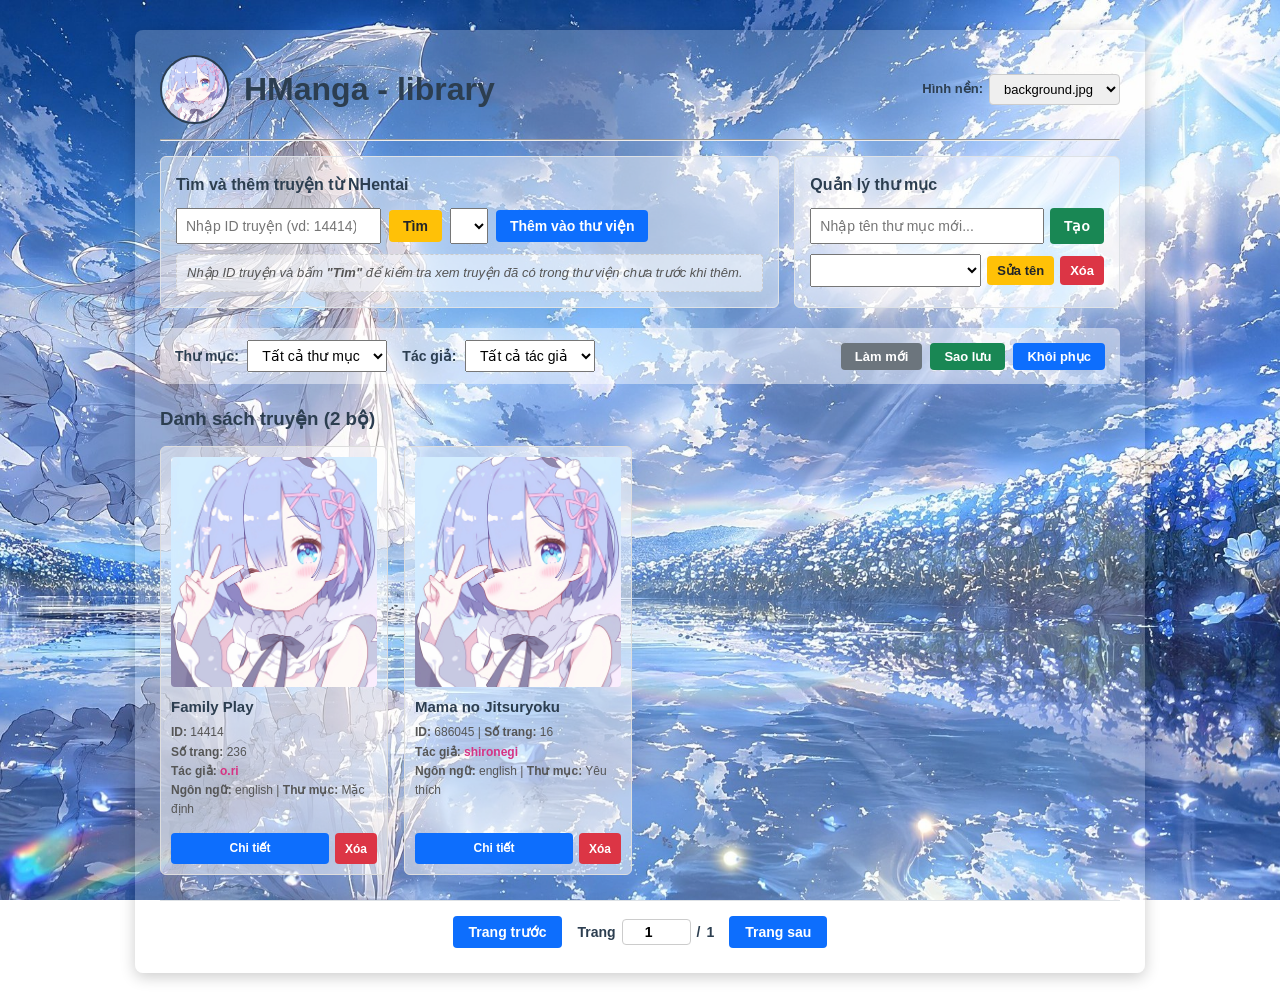
<file: frontend/index.html>
<!DOCTYPE html>
<html lang="vi">
<head>
    <meta charset="UTF-8">
    <meta name="viewport" content="width=device-width, initial-scale=1.0">
    <title>Thư Viện HManga — Trang Chủ</title>
</head>
<body style="
    margin: 0;
    min-height: 100vh;
    font-family: Arial, sans-serif;
    line-height: 1.6;
    background-image: url('assets/background.jpg');
    background-size: cover;
    background-position: center;
    background-attachment: fixed;
    background-repeat: no-repeat;
">
    <!-- Khung chứa nội dung nổi trên nền ảnh -->
    <div style="
        max-width: 960px; 
        margin: 30px auto; 
        padding: 25px; 
        background-color: rgba(255, 255, 255, 0.22); 
        border-radius: 8px; 
        box-shadow: 0 4px 15px rgba(0, 0, 0, 0.2);
    ">

        <!-- TIÊU ĐỀ TRANG CHỦ -->
        <div style="display: flex; align-items: center; gap: 15px; margin-bottom: 15px; flex-wrap: wrap;">
            <img src="assets/rem.jpg" alt="Logo HManga" style="width: 65px; height: 65px; object-fit: cover; border-radius: 50%; border: 2px solid #2c3e50;">
            <h1 style="margin: 0; color: #2c3e50;">HManga - library</h1>

            <div style="margin-left: auto; display: flex; align-items: center; gap: 6px;">
                <label for="bgSelect" style="font-weight: bold; font-size: 13px; color: #2c3e50;">Hình nền:</label>
                <select id="bgSelect" style="padding: 6px 10px; font-size: 13px; border-radius: 4px; border: 1px solid #ccc; max-width: 210px; cursor: pointer;">
                    <option value="background.jpg">background.jpg</option>
                </select>
            </div>
        </div>

        <hr style="margin: 15px 0;">

        <!-- KHU VỰC 1: THÊM TRUYỆN & TẠO THƯ MỤC -->
        <div style="display: flex; gap: 15px; flex-wrap: wrap; margin-bottom: 20px;">
            <!-- Box 1: Tìm kiểm tra & Thêm truyện bằng ID -->
            <div style="flex: 2; min-width: 300px; background: rgba(255, 255, 255, 0.45); padding: 15px; border: 1px solid #dee2e6; border-radius: 6px;">
                <h3 style="margin-top: 0; margin-bottom: 10px; font-size: 16px; color: #2c3e50;">Tìm và thêm truyện từ NHentai</h3>
                <div style="display: flex; gap: 8px; flex-wrap: wrap; align-items: center;">
                    <input type="number" id="addGalleryIdInput" placeholder="Nhập ID truyện (vd: 14414)" style="padding: 8px; font-size: 14px; width: 185px;" min="1">
                    
                    <button type="button" id="btnSearchComic" style="padding: 8px 14px; font-size: 14px; cursor: pointer; background: #ffc107; color: #212529; font-weight: bold; border: none; border-radius: 4px;">
                        Tìm
                    </button>

                    <select id="addFolderSelect" style="padding: 8px; font-size: 14px;"></select>

                    <button type="button" id="btnAddComic" style="padding: 8px 14px; font-size: 14px; cursor: pointer; background: #0d6efd; color: white; font-weight: bold; border: none; border-radius: 4px;">
                        Thêm vào thư viện
                    </button>
                </div>

                <!-- Dòng thông báo kết quả sau khi bấm nút "Tìm" -->
                <div id="searchCheckStatus" style="margin-top: 10px; font-size: 13px; color: #555; background: rgba(255, 255, 255, 0.5); padding: 8px 10px; border-radius: 4px; border: 1px dashed #ccc;">
                    <em>Nhập ID truyện và bấm <strong>"Tìm"</strong> để kiểm tra xem truyện đã có trong thư viện chưa trước khi thêm.</em>
                </div>
            </div>

            <!-- Box 2: Quản lý thư mục (Tạo / Sửa tên / Xóa) -->
            <div style="flex: 1; min-width: 240px; background: rgba(255, 255, 255, 0.45); padding: 15px; border: 1px solid #dee2e6; border-radius: 6px;">
                <h3 style="margin-top: 0; margin-bottom: 10px; font-size: 16px; color: #2c3e50;">Quản lý thư mục</h3>
                <div style="display: flex; gap: 6px; flex-wrap: wrap; margin-bottom: 10px;">
                    <input type="text" id="newFolderName" placeholder="Nhập tên thư mục mới..." style="padding: 8px; font-size: 14px; flex: 1; min-width: 110px;">
                    <button type="button" id="btnCreateFolder" style="padding: 8px 14px; font-size: 14px; cursor: pointer; background: #198754; color: white; font-weight: bold; border: none; border-radius: 4px;">
                        Tạo
                    </button>
                </div>
                <div style="display: flex; gap: 6px; flex-wrap: wrap; align-items: center;">
                    <select id="manageFolderSelect" style="padding: 7px; font-size: 13px; flex: 1; min-width: 100px;"></select>
                    <button type="button" id="btnRenameFolder" style="padding: 7px 10px; font-size: 13px; cursor: pointer; background: #ffc107; color: #212529; font-weight: bold; border: none; border-radius: 4px;">
                        Sửa tên
                    </button>
                    <button type="button" id="btnDeleteFolder" style="padding: 7px 10px; font-size: 13px; cursor: pointer; background: #dc3545; color: white; font-weight: bold; border: none; border-radius: 4px;">
                        Xóa
                    </button>
                </div>
            </div>
        </div>

        <!-- KHU VỰC 2: BỘ LỌC (CHỈ LỌC THEO THƯ MỤC & TÁC GIẢ) -->
        <div style="background: rgba(255, 255, 255, 0.45); padding: 12px 15px; border-radius: 6px; margin-bottom: 20px; display: flex; gap: 15px; flex-wrap: wrap; align-items: center;">
            <div>
                <label style="font-weight: bold; font-size: 14px; color: #2c3e50;">Thư mục:</label>
                <select id="filterFolder" style="padding: 6px 10px; font-size: 14px; margin-left: 4px;">
                    <option value="">Tất cả thư mục</option>
                    <option value="1">Mặc định</option>
                    <option value="2">Yêu thích</option>
                </select>
            </div>

            <div>
                <label style="font-weight: bold; font-size: 14px; color: #2c3e50;">Tác giả:</label>
                <select id="filterAuthor" style="padding: 6px 10px; font-size: 14px; margin-left: 4px;">
                    <option value="">Tất cả tác giả</option>
                    <option value="2439">o.ri</option>
                </select>
            </div>

            <div style="margin-left: auto; display: flex; gap: 8px; flex-wrap: wrap;">
                <button type="button" id="btnResetFilter" style="padding: 6px 14px; font-size: 13px; cursor: pointer; background: #6c757d; color: white; font-weight: bold; border: none; border-radius: 4px;">
                    Làm mới
                </button>
                <button type="button" id="btnBackup" style="padding: 6px 14px; font-size: 13px; cursor: pointer; background: #198754; color: white; font-weight: bold; border: none; border-radius: 4px;">
                    Sao lưu
                </button>
                <button type="button" id="btnRestore" style="padding: 6px 14px; font-size: 13px; cursor: pointer; background: #0d6efd; color: white; font-weight: bold; border: none; border-radius: 4px;">
                    Khôi phục
                </button>
            </div>
        </div>

        <!-- KHU VỰC 3: LƯỚI DANH SÁCH TRUYỆN TRONG THƯ VIỆN -->
        <h3 style="margin-bottom: 12px; color: #2c3e50;">Danh sách truyện (<span id="comicsCount">2</span> bộ)</h3>

        <div id="comicsGrid" style="display: grid; grid-template-columns: repeat(auto-fill, minmax(190px, 1fr)); gap: 16px;">

            <!-- Thẻ truyện mẫu 1 -->
            <div style="border: 1px solid #ddd; border-radius: 6px; padding: 10px; background: rgba(255, 255, 255, 0.5); display: flex; flex-direction: column; justify-content: space-between;">
                <div>
                    <a href="detail.html" style="text-decoration: none;">
                        <img src="assets/rem.jpg" alt="Ảnh bìa mẫu" style="width: 100%; height: 230px; object-fit: cover; border-radius: 4px; display: block;">
                    </a>
                    <h4 style="margin: 8px 0 4px 0; font-size: 15px; color: #2c3e50;">
                        <a href="detail.html" style="text-decoration: none; color: inherit;">Family Play</a>
                    </h4>
                    <div style="font-size: 12px; color: #555; margin-bottom: 8px;">
                        <div><strong>ID:</strong> 14414 </div>
                        <div><strong>Số trang:</strong> 236</div>
                        <div><strong>Tác giả:</strong> <span style="color: #d63384; font-weight: bold;">o.ri</span></div>
                        <div><strong>Ngôn ngữ:</strong> english | <strong>Thư mục:</strong> Mặc định</div>
                    </div>
                </div>
                <div style="display: flex; gap: 6px; margin-top: 6px;">
                    <a href="detail.html" style="flex: 1; padding: 6px; font-size: 12px; text-align: center; text-decoration: none; background: #0d6efd; color: white; font-weight: bold; border-radius: 4px;">
                        Chi tiết
                    </a>
                    <button type="button" style="padding: 6px 10px; font-size: 12px; cursor: pointer; background: #dc3545; color: white; font-weight: bold; border: none; border-radius: 4px;">
                        Xóa
                    </button>
                </div>
            </div>

            <!-- Thẻ truyện mẫu 2 -->
            <div style="border: 1px solid #ddd; border-radius: 6px; padding: 10px; background: rgba(255, 255, 255, 0.5); display: flex; flex-direction: column; justify-content: space-between;">
                <div>
                    <a href="detail.html" style="text-decoration: none;">
                        <img src="assets/rem.jpg" alt="Ảnh bìa mẫu" style="width: 100%; height: 230px; object-fit: cover; border-radius: 4px; display: block;">
                    </a>
                    <h4 style="margin: 8px 0 4px 0; font-size: 15px; color: #2c3e50;">
                        <a href="detail.html" style="text-decoration: none; color: inherit;">Mama no Jitsuryoku</a>
                    </h4>
                    <div style="font-size: 12px; color: #555; margin-bottom: 8px;">
                        <div><strong>ID:</strong> 686045 | <strong>Số trang:</strong> 16</div>
                        <div><strong>Tác giả:</strong> <span style="color: #d63384; font-weight: bold;">shironegi</span></div>
                        <div><strong>Ngôn ngữ:</strong> english | <strong>Thư mục:</strong> Yêu thích</div>
                    </div>
                </div>
                <div style="display: flex; gap: 6px; margin-top: 6px;">
                    <a href="detail.html" style="flex: 1; padding: 6px; font-size: 12px; text-align: center; text-decoration: none; background: #0d6efd; color: white; font-weight: bold; border-radius: 4px;">
                        Chi tiết
                    </a>
                    <button type="button" style="padding: 6px 10px; font-size: 12px; cursor: pointer; background: #dc3545; color: white; font-weight: bold; border: none; border-radius: 4px;">
                        Xóa
                    </button>
                </div>
            </div>

        </div>

        <!-- KHU VỰC 4: PHÂN TRANG (12 TRUYỆN / TRANG) -->
        <div id="paginationBar" style="display: flex; justify-content: center; align-items: center; gap: 15px; margin-top: 25px; padding-top: 15px; border-top: 1px solid #dee2e6;">
            <button type="button" id="btnPrevComicPage" style="padding: 8px 16px; font-size: 14px; cursor: pointer; background: #0d6efd; color: white; font-weight: bold; border: none; border-radius: 4px;">
                Trang trước
            </button>

            <span style="font-size: 14px; font-weight: bold; color: #2c3e50; display: flex; align-items: center; gap: 6px;">
                Trang
                <input type="number" id="currentComicPage" value="1" min="1" style="width: 55px; padding: 4px 6px; font-size: 14px; font-weight: bold; text-align: center; border: 1px solid #ccc; border-radius: 4px;">
                / <span id="totalComicPages">1</span>
            </span>

            <button type="button" id="btnNextComicPage" style="padding: 8px 16px; font-size: 14px; cursor: pointer; background: #0d6efd; color: white; font-weight: bold; border: none; border-radius: 4px;">
                Trang sau
            </button>
        </div>

    </div>

    <script>
        // ==================== 1. CẤU HÌNH API & TRẠNG THÁI PHÂN TRANG ====================
        // Nếu mở trực tiếp qua cổng 8000 của FastAPI thì dùng đường dẫn tương đối "", ngược lại trỏ về http://127.0.0.1:8000
        const API_BASE = (window.location.protocol.startsWith("http") && window.location.port === "8000")
            ? ""
            : "http://127.0.0.1:8000";

        let currentPage = 1;
        let totalPages = 1;
        const LIMIT_PER_PAGE = 12;

        // ==================== 2. THAM CHIẾU CÁC PHẦN TỬ DOM ====================
        // Nhóm tìm kiếm & thêm truyện mới
        const addGalleryIdInput = document.getElementById("addGalleryIdInput");
        const btnSearchComic = document.getElementById("btnSearchComic");
        const addFolderSelect = document.getElementById("addFolderSelect");
        const btnAddComic = document.getElementById("btnAddComic");
        const searchCheckStatus = document.getElementById("searchCheckStatus");

        // Nhóm quản lý thư mục (Tạo / Đổi tên / Xóa)
        const newFolderName = document.getElementById("newFolderName");
        const btnCreateFolder = document.getElementById("btnCreateFolder");
        const manageFolderSelect = document.getElementById("manageFolderSelect");
        const btnRenameFolder = document.getElementById("btnRenameFolder");
        const btnDeleteFolder = document.getElementById("btnDeleteFolder");

        // Nhóm bộ lọc (Thư mục & Tác giả)
        const filterFolder = document.getElementById("filterFolder");
        const filterAuthor = document.getElementById("filterAuthor");
        const btnResetFilter = document.getElementById("btnResetFilter");

        // Nhóm hiển thị danh sách truyện & thanh phân trang
        const comicsCount = document.getElementById("comicsCount");
        const comicsGrid = document.getElementById("comicsGrid");
        const paginationBar = document.getElementById("paginationBar");
        const btnPrevComicPage = document.getElementById("btnPrevComicPage");
        const currentComicPage = document.getElementById("currentComicPage");
        const totalComicPages = document.getElementById("totalComicPages");
        const btnNextComicPage = document.getElementById("btnNextComicPage");

        // Chuyển link ảnh gốc từ nhentai.net sang đi qua Image Proxy của Backend để vượt chặn nhà mạng
        function getProxyImageUrl(url) {
            if (!url) return "assets/rem.jpg";
            if (url.includes("nhentai.net")) {
                return `${API_BASE}/api/image-proxy?url=${encodeURIComponent(url)}`;
            }
            return url;
        }

        // ==================== 3. CÁC HÀM TẢI DỮ LIỆU TỪ BACKEND ====================

        // 3.1. Tải danh sách Thư mục và cập nhật đồng thời cho cả 3 ô chọn (Thêm truyện, Quản lý thư mục, Lọc thư mục)
        async function loadFolders() {
            try {
                const resp = await fetch(`${API_BASE}/api/folders`);
                if (!resp.ok) return;
                const folders = await resp.json();

                const folderOptionsHTML = folders.map(f =>
                    `<option value="${f.id}">${f.name}</option>`
                ).join("");

                addFolderSelect.innerHTML = folderOptionsHTML;

                const currentManageVal = manageFolderSelect.value;
                manageFolderSelect.innerHTML = folderOptionsHTML;
                if (currentManageVal) manageFolderSelect.value = currentManageVal;
                if (manageFolderSelect.selectedIndex === -1 && folders.length > 0) {
                    manageFolderSelect.selectedIndex = 0;
                }

                const currentFilterVal = filterFolder.value;
                filterFolder.innerHTML = `<option value="">Tất cả thư mục</option>` + folderOptionsHTML;
                filterFolder.value = currentFilterVal;
                if (filterFolder.selectedIndex === -1) filterFolder.value = "";
            } catch (err) {
                console.error("Lỗi tải thư mục:", err);
            }
        }

        // 3.2. Tải danh sách Tác giả đang có truyện trong thư viện để đưa vào bộ lọc
        async function loadAuthors() {
            try {
                const resp = await fetch(`${API_BASE}/api/authors`);
                if (!resp.ok) return;
                const authors = await resp.json();

                const currentAuthorVal = filterAuthor.value;
                filterAuthor.innerHTML = `<option value="">Tất cả tác giả</option>` + authors.map(a =>
                    `<option value="${a.id}">${a.name}</option>`
                ).join("");
                filterAuthor.value = currentAuthorVal;
                if (filterAuthor.selectedIndex === -1) filterAuthor.value = "";
            } catch (err) {
                console.error("Lỗi tải tác giả:", err);
            }
        }

        // 3.3. Vẽ danh sách các thẻ truyện (Comic Cards) lên lưới giao diện
        function renderComicsGrid(comicsList) {
            if (!comicsList || comicsList.length === 0) {
                comicsGrid.innerHTML = `<p style="grid-column: 1 / -1; text-align: center; color: #555; padding: 20px;">Chưa có bộ truyện nào để hiển thị.</p>`;
                return;
            }

            comicsGrid.innerHTML = comicsList.map(comic => `
                <div style="border: 1px solid #ddd; border-radius: 6px; padding: 10px; background: rgba(255, 255, 255, 0.5); display: flex; flex-direction: column; justify-content: space-between;">
                    <div>
                        <a href="detail.html?id=${comic.id}" style="text-decoration: none;">
                            <img src="${getProxyImageUrl(comic.cover_url)}" alt="${comic.title}" style="width: 100%; height: auto; border-radius: 4px; display: block;" loading="lazy">
                        </a>
                        <h4 style="margin: 8px 0 4px 0; font-size: 15px; color: #2c3e50;">
                            <a href="detail.html?id=${comic.id}" style="text-decoration: none; color: inherit;">${comic.title}</a>
                        </h4>
                        <div style="font-size: 12px; color: #555; margin-bottom: 8px;">
                            <div><strong>ID:</strong> ${comic.id} </div>
                            <div><strong>Số trang:</strong> ${comic.num_pages}</div>
                            <div><strong>Tác giả:</strong> <span style="color: #d63384; font-weight: bold;">${comic.author || "Unknown"}</span></div>
                            <div><strong>Ngôn ngữ:</strong> ${comic.language || "Unknown"} </div>
                            <div><strong>Thư mục:</strong> ${comic.folder_name || "Mặc định"}</div>
                        </div>
                    </div>
                    <div style="display: flex; gap: 6px; margin-top: 6px;">
                        <a href="detail.html?id=${comic.id}" style="flex: 1; padding: 6px; font-size: 12px; text-align: center; text-decoration: none; background: #0d6efd; color: white; font-weight: bold; border-radius: 4px;">
                            Đọc truyện
                        </a>
                        <button type="button" onclick="handleDeleteComic(${comic.id})" style="padding: 6px 10px; font-size: 12px; cursor: pointer; background: #dc3545; color: white; font-weight: bold; border: none; border-radius: 4px;">
                            Xóa
                        </button>
                    </div>
                </div>
            `).join("");
        }

        // 3.4. Tải danh sách truyện theo trang (12 bộ / trang) kèm điều kiện lọc Thư mục & Tác giả
        async function loadComics(page = 1) {
            try {
                const params = new URLSearchParams({
                    page: page,
                    limit: LIMIT_PER_PAGE
                });
                if (filterFolder.value) params.append("folder_id", filterFolder.value);
                if (filterAuthor.value) params.append("artist_id", filterAuthor.value);

                const resp = await fetch(`${API_BASE}/api/comics?${params.toString()}`);
                if (!resp.ok) throw new Error("Không thể tải danh sách truyện");
                const data = await resp.json();

                // Nếu trang yêu cầu vượt quá tổng số trang thực tế (ví dụ vừa xóa truyện cuối ở trang cuối), tự lùi về trang cuối
                if (data.total_pages > 0 && page > data.total_pages) {
                    return loadComics(data.total_pages);
                }

                currentPage = data.page || 1;
                totalPages = data.total_pages || 1;

                // Lưu lại trạng thái trang hiện tại và bộ lọc vào sessionStorage để giữ nguyên khi từ trang Chi tiết quay về
                sessionStorage.setItem("hmanga_current_page", currentPage);
                sessionStorage.setItem("hmanga_filter_folder", filterFolder.value);
                sessionStorage.setItem("hmanga_filter_author", filterAuthor.value);

                comicsCount.textContent = data.total_comics ?? 0;
                currentComicPage.value = currentPage;
                currentComicPage.max = totalPages;
                totalComicPages.textContent = totalPages;

                paginationBar.style.display = "flex";
                btnPrevComicPage.disabled = currentPage <= 1;
                btnNextComicPage.disabled = currentPage >= totalPages;
                btnPrevComicPage.style.opacity = currentPage <= 1 ? "0.5" : "1";
                btnNextComicPage.style.opacity = currentPage >= totalPages ? "0.5" : "1";

                renderComicsGrid(data.items || []);
            } catch (err) {
                console.error("Lỗi tải danh sách truyện:", err);
            }
        }

        // ==================== 4. XỬ LÝ SỰ KIỆN TÌM, THÊM & XÓA TRUYỆN ====================

        // 4.1. Nút "Tìm": Kiểm tra xem Gallery ID đã tồn tại hoặc trùng tên trong thư viện chưa
        btnSearchComic.addEventListener("click", async () => {
            const galleryId = parseInt(addGalleryIdInput.value.trim(), 10);
            if (!galleryId || galleryId < 1) {
                alert("Vui lòng nhập ID truyện hợp lệ!");
                return;
            }

            btnSearchComic.disabled = true;
            searchCheckStatus.style.color = "#555";
            searchCheckStatus.style.borderColor = "#ccc";
            searchCheckStatus.innerHTML = `<em>Đang kiểm tra ID <strong>${galleryId}</strong> trong thư viện và NHentai...</em>`;

            try {
                const resp = await fetch(`${API_BASE}/api/comics/check/${galleryId}`);
                const data = await resp.json();

                if (!resp.ok) {
                    throw new Error(data.detail || "Không tìm thấy truyện trên NHentai!");
                }

                if (data.status === "exists_id" || data.status === "exists_title" || data.status === "exists_chapter") {
                    // Đã có ID, đã gộp làm chapter, hoặc trùng tên trong Supabase -> Lọc hiện ngay bộ truyện đó lên lưới để người dùng tiện bấm vào xem/gộp chapter
                    searchCheckStatus.style.color = "#856404";
                    searchCheckStatus.style.borderColor = "#ffc107";
                    searchCheckStatus.innerHTML = `<strong>Thông báo:</strong> ${data.message}`;

                    comicsCount.textContent = 1;
                    paginationBar.style.display = "none";
                    renderComicsGrid([data.comic]);
                } else if (data.status === "new") {
                    // Chưa có trong thư viện -> Hiển thị tên truyện, tác giả, số trang để sẵn sàng bấm "Thêm vào thư viện"
                    searchCheckStatus.style.color = "#198754";
                    searchCheckStatus.style.borderColor = "#198754";
                    searchCheckStatus.innerHTML = `<strong>Hợp lệ:</strong> ${data.message}`;
                }
            } catch (err) {
                searchCheckStatus.style.color = "#dc3545";
                searchCheckStatus.style.borderColor = "#dc3545";
                searchCheckStatus.innerHTML = `<strong>Lỗi:</strong> ${err.message}`;
            } finally {
                btnSearchComic.disabled = false;
            }
        });

        // 4.2. Nút "Thêm vào thư viện": Cào dữ liệu từ NHentai theo Gallery ID và lưu vào thư mục đã chọn
        btnAddComic.addEventListener("click", async () => {
            const galleryId = parseInt(addGalleryIdInput.value.trim(), 10);
            const folderId = parseInt(addFolderSelect.value, 10) || 1;

            if (!galleryId || galleryId < 1) {
                alert("Vui lòng nhập ID truyện cần thêm!");
                return;
            }

            btnAddComic.disabled = true;
            searchCheckStatus.style.color = "#0d6efd";
            searchCheckStatus.innerHTML = `<em>Đang thêm truyện ID <strong>${galleryId}</strong> vào thư viện...</em>`;

            try {
                const resp = await fetch(`${API_BASE}/api/comics`, {
                    method: "POST",
                    headers: { "Content-Type": "application/json" },
                    body: JSON.stringify({ gallery_id: galleryId, folder_id: folderId })
                });
                const data = await resp.json();

                if (!resp.ok) {
                    throw new Error(data.detail || "Lỗi khi thêm truyện vào thư viện!");
                }

                searchCheckStatus.style.color = "#198754";
                searchCheckStatus.style.borderColor = "#198754";
                searchCheckStatus.innerHTML = `<strong>Thành công:</strong> Đã thêm bộ truyện <strong>${data.title}</strong> (ID: ${data.id}) vào thư viện!`;
                addGalleryIdInput.value = "";

                await loadAuthors();
                await loadComics(1);
            } catch (err) {
                searchCheckStatus.style.color = "#dc3545";
                searchCheckStatus.style.borderColor = "#dc3545";
                searchCheckStatus.innerHTML = `<strong>Lỗi:</strong> ${err.message}`;
            } finally {
                btnAddComic.disabled = false;
            }
        });

        // 4.3. Xóa 1 bộ truyện khỏi thư viện
        window.handleDeleteComic = async function(comicId) {
            if (!confirm(`Bạn có chắc chắn muốn xóa truyện ID ${comicId} khỏi thư viện?`)) {
                return;
            }
            try {
                const resp = await fetch(`${API_BASE}/api/comics/${comicId}`, {
                    method: "DELETE"
                });
                const data = await resp.json();
                if (!resp.ok) throw new Error(data.detail || "Lỗi khi xóa truyện!");

                await loadAuthors();
                await loadComics(currentPage);
            } catch (err) {
                alert(`Lỗi: ${err.message}`);
            }
        };

        // ==================== 5. XỬ LÝ SỰ KIỆN QUẢN LÝ THƯ MỤC ====================

        // 5.1. Tạo thư mục mới
        btnCreateFolder.addEventListener("click", async () => {
            const name = newFolderName.value.trim();
            if (!name) {
                alert("Vui lòng nhập tên thư mục!");
                return;
            }

            btnCreateFolder.disabled = true;
            try {
                const resp = await fetch(`${API_BASE}/api/folders`, {
                    method: "POST",
                    headers: { "Content-Type": "application/json" },
                    body: JSON.stringify({ name: name, description: "" })
                });
                const data = await resp.json();
                if (!resp.ok) throw new Error(data.detail || "Không thể tạo thư mục!");

                newFolderName.value = "";
                await loadFolders();
                alert(`Đã tạo thư mục "${data.name}" thành công!`);
            } catch (err) {
                alert(`Lỗi: ${err.message}`);
            } finally {
                btnCreateFolder.disabled = false;
            }
        });

        // 5.2. Sửa tên thư mục đang chọn (ngoại trừ thư mục Mặc định ID = 1)
        btnRenameFolder.addEventListener("click", async () => {
            const folderId = parseInt(manageFolderSelect.value, 10);
            if (!folderId) return;
            if (folderId === 1) {
                alert("Không thể đổi tên thư mục 'Mặc định'!");
                return;
            }

            const currentName = manageFolderSelect.options[manageFolderSelect.selectedIndex]?.textContent || "";
            const newName = prompt("Nhập tên mới cho thư mục:", currentName);
            if (newName === null) return;
            if (!newName.trim()) {
                alert("Tên thư mục không được để trống!");
                return;
            }

            btnRenameFolder.disabled = true;
            try {
                const resp = await fetch(`${API_BASE}/api/folders/${folderId}`, {
                    method: "PUT",
                    headers: { "Content-Type": "application/json" },
                    body: JSON.stringify({ name: newName.trim(), description: "" })
                });
                const data = await resp.json();
                if (!resp.ok) throw new Error(data.detail || "Không thể đổi tên thư mục!");

                await loadFolders();
                await loadComics(currentPage);
                alert(`Đã đổi tên thư mục thành "${data.name}"!`);
            } catch (err) {
                alert(`Lỗi: ${err.message}`);
            } finally {
                btnRenameFolder.disabled = false;
            }
        });

        // 5.3. Xóa thư mục đang chọn (các truyện bên trong sẽ tự động chuyển về thư mục Mặc định)
        btnDeleteFolder.addEventListener("click", async () => {
            const folderId = parseInt(manageFolderSelect.value, 10);
            if (!folderId) return;
            if (folderId === 1) {
                alert("Không thể xóa thư mục 'Mặc định'!");
                return;
            }

            const currentName = manageFolderSelect.options[manageFolderSelect.selectedIndex]?.textContent || "";
            if (!confirm(`Bạn có chắc muốn xóa thư mục "${currentName}"?\n(Các bộ truyện trong thư mục này sẽ được chuyển về thư mục "Mặc định")`)) {
                return;
            }

            btnDeleteFolder.disabled = true;
            try {
                const resp = await fetch(`${API_BASE}/api/folders/${folderId}`, {
                    method: "DELETE"
                });
                const data = await resp.json();
                if (!resp.ok) throw new Error(data.detail || "Không thể xóa thư mục!");

                await loadFolders();
                await loadComics(currentPage);
                alert(`Đã xóa thư mục "${currentName}" thành công!`);
            } catch (err) {
                alert(`Lỗi: ${err.message}`);
            } finally {
                btnDeleteFolder.disabled = false;
            }
        });

        // ==================== 6. BỘ LỌC, PHÂN TRANG & SAO LƯU / KHÔI PHỤC ====================

        filterFolder.addEventListener("change", () => loadComics(1));
        filterAuthor.addEventListener("change", () => loadComics(1));

        // Nút "Làm mới": Đặt lại toàn bộ bộ lọc, trạng thái tìm kiếm và tải lại danh sách truyện + hình nền
        btnResetFilter.addEventListener("click", () => {
            filterFolder.value = "";
            filterAuthor.value = "";
            addGalleryIdInput.value = "";
            searchCheckStatus.style.color = "#555";
            searchCheckStatus.style.borderColor = "#ccc";
            searchCheckStatus.innerHTML = `<em>Nhập ID truyện và bấm <strong>"Tìm"</strong> để kiểm tra xem truyện đã có trong thư viện chưa trước khi thêm.</em>`;
            loadBackgrounds();
            loadComics(1);
        });

        const btnBackup = document.getElementById("btnBackup");
        const btnRestore = document.getElementById("btnRestore");

        // Nút "Sao lưu": Xuất toàn bộ CSDL từ Supabase ra file backup.json
        btnBackup.addEventListener("click", async () => {
            btnBackup.disabled = true;
            try {
                const resp = await fetch(`${API_BASE}/api/backup`, { method: "POST" });
                const data = await resp.json();
                if (!resp.ok) throw new Error(data.detail || "Lỗi khi sao lưu dữ liệu!");
                alert(`Sao lưu thành công vào file backup.json!`);
            } catch (err) {
                alert(`Lỗi: ${err.message}`);
            } finally {
                btnBackup.disabled = false;
            }
        });

        // Nút "Khôi phục": Đọc file backup.json và đồng bộ lại toàn bộ truyện + thư mục lên Supabase
        btnRestore.addEventListener("click", async () => {
            if (!confirm("Khôi phục toàn bộ dữ liệu từ file backup.json lên Supabase?")) {
                return;
            }
            btnRestore.disabled = true;
            try {
                const resp = await fetch(`${API_BASE}/api/restore`, { method: "POST" });
                const data = await resp.json();
                if (!resp.ok) throw new Error(data.detail || "Lỗi khi khôi phục dữ liệu!");

                await Promise.all([loadFolders(), loadAuthors()]);
                await loadComics(1);
                alert(`Khôi phục thành công ${data.restored_comics ?? 0} bộ truyện và ${data.restored_folders ?? 0} thư mục!`);
            } catch (err) {
                alert(`Lỗi: ${err.message}`);
            } finally {
                btnRestore.disabled = false;
            }
        });

        // Chuyển trang Trước / Sau hoặc nhập nhanh số trang
        btnPrevComicPage.addEventListener("click", () => {
            if (currentPage > 1) loadComics(currentPage - 1);
        });

        btnNextComicPage.addEventListener("click", () => {
            if (currentPage < totalPages) loadComics(currentPage + 1);
        });

        function handleJumpPage() {
            let targetPage = parseInt(currentComicPage.value, 10);
            if (isNaN(targetPage) || targetPage < 1) {
                targetPage = 1;
            } else if (targetPage > totalPages) {
                targetPage = totalPages;
            }
            if (targetPage !== currentPage) {
                loadComics(targetPage);
            } else {
                currentComicPage.value = currentPage;
            }
        }

        currentComicPage.addEventListener("change", handleJumpPage);
        currentComicPage.addEventListener("keydown", (e) => {
            if (e.key === "Enter") {
                e.preventDefault();
                handleJumpPage();
                currentComicPage.blur();
            }
        });

        // Hỗ trợ nhấn phím Enter trong ô nhập ID truyện và ô tạo thư mục
        addGalleryIdInput.addEventListener("keydown", (e) => {
            if (e.key === "Enter") {
                e.preventDefault();
                btnSearchComic.click();
            }
        });

        newFolderName.addEventListener("keydown", (e) => {
            if (e.key === "Enter") {
                e.preventDefault();
                btnCreateFolder.click();
            }
        });

        // ==================== 7. QUẢN LÝ HÌNH NỀN (TỪ THƯ MỤC FRONTEND/ASSETS) ====================

        const bgSelect = document.getElementById("bgSelect");
        const savedBg = localStorage.getItem("hmanga_bg");
        if (savedBg) {
            document.body.style.backgroundImage = `url("assets/${encodeURIComponent(savedBg)}")`;
        }

        // Tải danh sách các file ảnh trong frontend/assets và lưu lựa chọn vào localStorage
        async function loadBackgrounds() {
            try {
                const resp = await fetch(`${API_BASE}/api/backgrounds`);
                if (!resp.ok) return;
                const files = await resp.json();
                if (!Array.isArray(files) || files.length === 0) return;

                bgSelect.innerHTML = files.map(name =>
                    `<option value="${name}">${name}</option>`
                ).join("");

                const currentBg = localStorage.getItem("hmanga_bg");
                if (currentBg && files.includes(currentBg)) {
                    bgSelect.value = currentBg;
                } else {
                    bgSelect.value = files[0];
                    localStorage.setItem("hmanga_bg", files[0]);
                }
                document.body.style.backgroundImage = `url("assets/${encodeURIComponent(bgSelect.value)}")`;
            } catch (err) {
                console.error("Lỗi tải danh sách hình nền:", err);
            }
        }

        bgSelect.addEventListener("change", () => {
            const chosen = bgSelect.value;
            if (!chosen) return;
            localStorage.setItem("hmanga_bg", chosen);
            document.body.style.backgroundImage = `url("assets/${encodeURIComponent(chosen)}")`;
        });

        // ==================== 8. KHỞI CHẠY KHI MỞ TRANG CHỦ ====================
        window.addEventListener("DOMContentLoaded", async () => {
            await Promise.all([loadFolders(), loadAuthors(), loadBackgrounds()]);

            // Khôi phục lại bộ lọc và số trang đang xem trước đó (nếu từ trang Chi tiết quay về)
            const savedFolder = sessionStorage.getItem("hmanga_filter_folder") || "";
            const savedAuthor = sessionStorage.getItem("hmanga_filter_author") || "";
            const savedPage = parseInt(sessionStorage.getItem("hmanga_current_page"), 10) || 1;

            if (savedFolder) {
                filterFolder.value = savedFolder;
                if (filterFolder.selectedIndex === -1) filterFolder.value = "";
            }
            if (savedAuthor) {
                filterAuthor.value = savedAuthor;
                if (filterAuthor.selectedIndex === -1) filterAuthor.value = "";
            }

            await loadComics(savedPage);
        });
    </script>
</body>
</html>
</file>
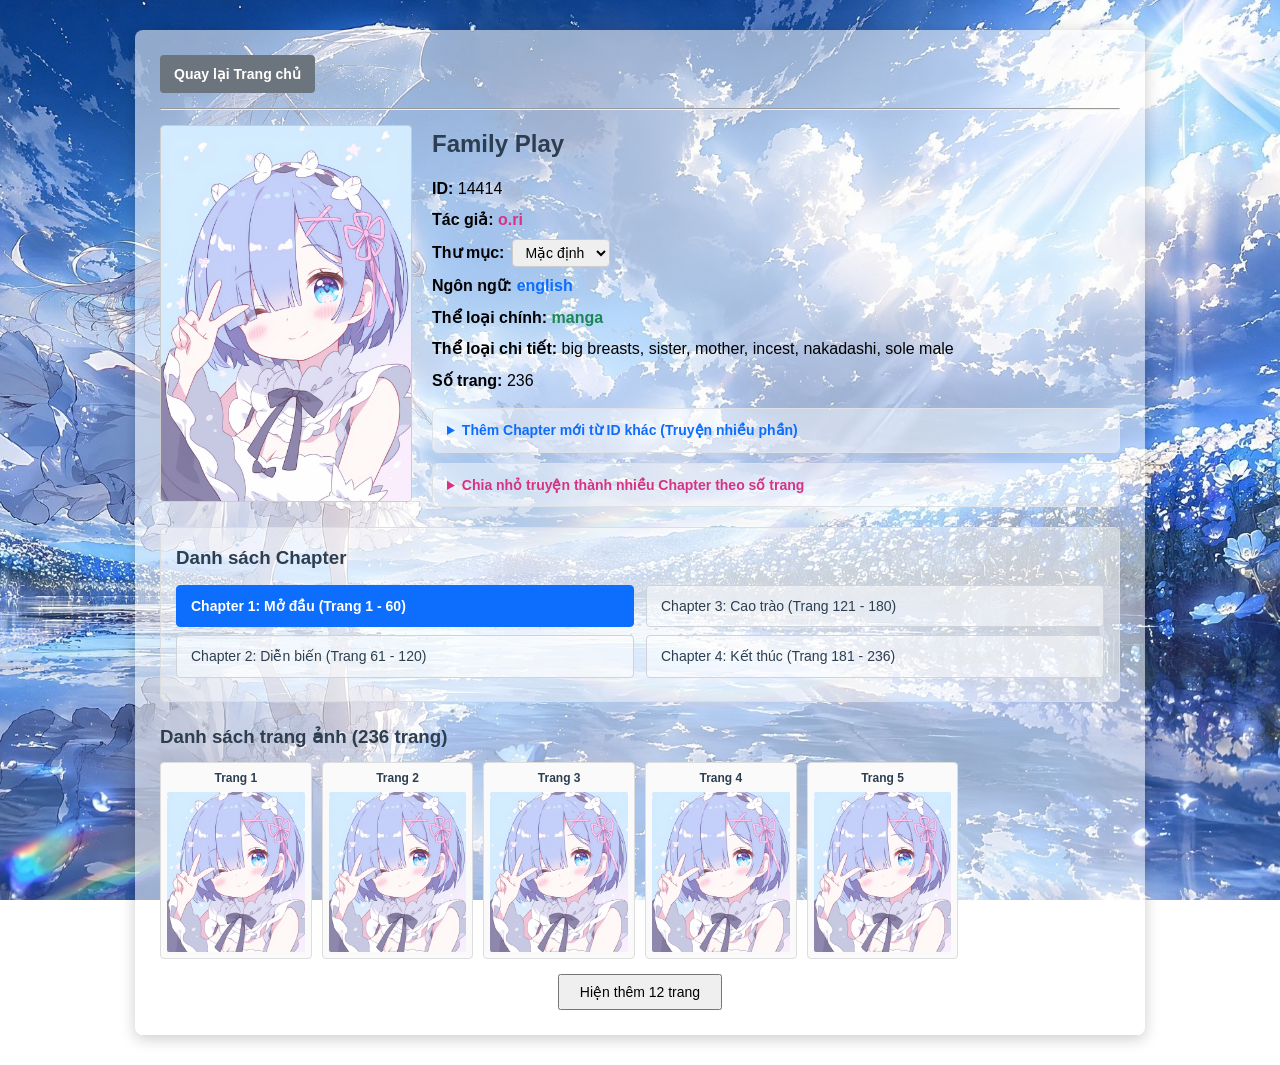
<file: frontend/detail.html>
<!DOCTYPE html>
<html lang="vi">
<head>
    <meta charset="UTF-8">
    <meta name="viewport" content="width=device-width, initial-scale=1.0">
    <title>Thư Viện HManga — Chi Tiết Truyện</title>
    <style>
        /* Mặc định ít chapter (1 - 2 chapter): xếp thành 1 cột dọc */
        #chaptersList {
            display: flex;
            flex-direction: column;
            gap: 8px;
        }
        /* Khi có nhiều chapter (từ 3 chapter trở lên): tự động chia thành 2 cột dọc (thứ tự từ trên xuống dưới ở cột 1 rồi sang cột 2) */
        #chaptersList:has(> :nth-child(3)) {
            display: block;
            column-count: 2;
            column-gap: 12px;
        }
        #chaptersList a {
            display: block;
            box-sizing: border-box;
            break-inside: avoid;
        }
        #chaptersList:has(> :nth-child(3)) a {
            margin-bottom: 8px;
        }
    </style>
</head>
<body style="
    margin: 0;
    min-height: 100vh;
    font-family: Arial, sans-serif;
    line-height: 1.6;
    background-image: url('assets/background.jpg');
    background-size: cover;
    background-position: center;
    background-attachment: fixed;
    background-repeat: no-repeat;
">
    <!-- Khung chứa nội dung nổi trên nền ảnh -->
    <div style="
        max-width: 960px; 
        margin: 30px auto; 
        padding: 25px; 
        background-color: rgba(255, 255, 255, 0.55); 
        border-radius: 8px; 
        box-shadow: 0 4px 15px rgba(0, 0, 0, 0.2);
    ">

        <!-- THANH ĐIỀU HƯỚNG QUAY VỀ TRANG CHỦ -->
        <div style="display: flex; justify-content: space-between; align-items: center; margin-bottom: 15px;">
            <a href="index.html" style="padding: 8px 14px; background: #6c757d; color: white; text-decoration: none; border-radius: 4px; font-size: 14px; font-weight: bold;">
                Quay lại Trang chủ
            </a>
        </div>

        <hr style="margin: 15px 0;">

        <!-- KHU VỰC 1: THÔNG TIN BỘ TRUYỆN -->
        <div id="resultContainer">
            <div style="display: flex; gap: 20px; flex-wrap: wrap; margin-bottom: 20px;">
                <!-- Ảnh bìa -->
                <div>
                    <img id="comicCover" src="assets/rem.jpg" alt="Ảnh bìa" style="max-width: 250px; border: 1px solid #ccc; border-radius: 4px; display: block;">
                </div>

                <!-- Chi tiết cơ bản -->
                <div style="flex: 1; min-width: 260px;">
                    <h2 id="comicTitle" style="color: #2c3e50; margin-top: 0; margin-bottom: 12px;">Family Play</h2>
                    <p style="margin: 6px 0;"><strong>ID:</strong> <span id="comicId">14414</span></p>
                    <p style="margin: 6px 0;"><strong>Tác giả:</strong> <span id="comicArtist" style="color: #d63384; font-weight: bold;">o.ri</span></p>
                    <p style="margin: 6px 0; display: flex; align-items: center; gap: 8px;">
                        <strong>Thư mục:</strong>
                        <select id="comicFolderSelect" style="padding: 4px 8px; font-size: 14px; border-radius: 4px; border: 1px solid #ccc; cursor: pointer;">
                            <option value="1">Mặc định</option>
                            <option value="2">Yêu thích</option>
                        </select>
                    </p>
                    <p style="margin: 6px 0;"><strong>Ngôn ngữ:</strong> <span id="comicLanguage" style="color: #0d6efd; font-weight: bold;">english</span></p>
                    <p style="margin: 6px 0;"><strong>Thể loại chính:</strong> <span id="comicCategory" style="color: #198754; font-weight: bold;">manga</span></p>
                    <p style="margin: 6px 0;"><strong>Thể loại chi tiết:</strong> <span id="comicGenres">big breasts, sister, mother, incest, nakadashi, sole male</span></p>
                    <p style="margin: 6px 0 15px 0;"><strong>Số trang:</strong> <span id="comicNumPages">236</span></p>

                    <!-- CÔNG CỤ 1: THÊM CHAPTER MỚI TỪ ID KHÁC (TRUYỆN NHIỀU PHẦN) -->
                    <details style="background: rgba(255, 255, 255, 0.45); border: 1px solid #dee2e6; border-radius: 6px; padding: 10px 14px; margin-bottom: 10px;">
                        <summary style="cursor: pointer; font-weight: bold; color: #0d6efd; font-size: 14px;">
                            Thêm Chapter mới từ ID khác (Truyện nhiều phần)
                        </summary>
                        <div style="margin-top: 12px; display: flex; gap: 8px; flex-wrap: wrap; align-items: center;">
                            <input type="number" id="addChapterGalleryId" placeholder="Nhập ID truyện (vd: 686201)" style="padding: 7px 10px; font-size: 14px; width: 195px;" min="1">
                            <input type="number" id="addChapterNumber" placeholder="Số chapter (vd: 2)" step="0.1" style="padding: 7px 10px; font-size: 14px; width: 130px;" min="1">
                            <input type="text" id="addChapterTitle" placeholder="Tên chapter (vd: Ngoại truyện)..." style="padding: 7px 10px; font-size: 14px; flex: 1; min-width: 170px;">
                            <button type="button" id="btnAddChapter" style="padding: 7px 14px; font-size: 14px; cursor: pointer; background: #198754; color: white; border: none; border-radius: 4px; font-weight: bold;">
                                Thêm Chapter
                            </button>
                        </div>
                    </details>

                    <!-- CÔNG CỤ 2: CHIA NHỎ TRUYỆN DÀI THÀNH NHIỀU CHAPTER THEO SỐ TRANG -->
                    <details style="background: rgba(255, 255, 255, 0.45); border: 1px solid #dee2e6; border-radius: 6px; padding: 10px 14px;">
                        <summary style="cursor: pointer; font-weight: bold; color: #d63384; font-size: 14px;">
                            Chia nhỏ truyện thành nhiều Chapter theo số trang
                        </summary>
                        <div style="margin-top: 12px;">
                            <p style="margin-top: 0; margin-bottom: 10px; font-size: 13px; color: #555;">
                                Nhập tên chapter và khoảng trang (từ trang đầu đến trang cuối của mỗi chapter):
                            </p>

                            <!-- Danh sách các dòng nhập mốc trang -->
                            <div id="splitRowsContainer" style="display: flex; flex-direction: column; gap: 8px; margin-bottom: 12px;">
                                <!-- Dòng mẫu 1 -->
                                <div style="display: flex; gap: 6px; align-items: center; flex-wrap: wrap;">
                                    <input type="text" placeholder="Tên chapter (vd: Chapter 1)" value="Chapter 1: Mở đầu" style="padding: 6px 10px; font-size: 13px; flex: 1; min-width: 150px;">
                                    <label style="font-size: 13px;">Từ trang:</label>
                                    <input type="number" value="1" min="1" style="padding: 6px; font-size: 13px; width: 60px;">
                                    <label style="font-size: 13px;">Đến trang:</label>
                                    <input type="number" value="60" min="1" style="padding: 6px; font-size: 13px; width: 60px;">
                                    <button type="button" style="padding: 6px 10px; font-size: 13px; cursor: pointer; background: #dc3545; color: white; font-weight: bold; border: none; border-radius: 4px;">Xóa</button>
                                </div>

                                <!-- Dòng mẫu 2 -->
                                <div style="display: flex; gap: 6px; align-items: center; flex-wrap: wrap;">
                                    <input type="text" placeholder="Tên chapter (vd: Chapter 2)" value="Chapter 2: Diễn biến" style="padding: 6px 10px; font-size: 13px; flex: 1; min-width: 150px;">
                                    <label style="font-size: 13px;">Từ trang:</label>
                                    <input type="number" value="61" min="1" style="padding: 6px; font-size: 13px; width: 60px;">
                                    <label style="font-size: 13px;">Đến trang:</label>
                                    <input type="number" value="150" min="1" style="padding: 6px; font-size: 13px; width: 60px;">
                                    <button type="button" style="padding: 6px 10px; font-size: 13px; cursor: pointer; background: #dc3545; color: white; font-weight: bold; border: none; border-radius: 4px;">Xóa</button>
                                </div>
                            </div>

                            <!-- Nút Thêm dòng & Lưu chia chapter -->
                            <div style="display: flex; gap: 10px;">
                                <button type="button" id="btnAddSplitRow" style="padding: 7px 14px; font-size: 13px; cursor: pointer; background: #6c757d; color: white; font-weight: bold; border: none; border-radius: 4px;">
                                    Thêm dòng
                                </button>
                                <button type="button" id="btnSaveSplit" style="padding: 7px 16px; font-size: 13px; cursor: pointer; background: #0d6efd; color: white; border: none; border-radius: 4px; font-weight: bold;">
                                    Lưu danh sách Chapter
                                </button>
                            </div>
                        </div>
                    </details>
                </div>
            </div>

            <!-- KHU VỰC 2: DANH SÁCH CHAPTER (XẾP DỌC 1 CỘT HOẶC 2 CỘT DỌC KHI NHIỀU CHAPTER) -->
            <div style="background: rgba(255, 255, 255, 0.45); padding: 15px; border: 1px solid #ddd; border-radius: 6px; margin-bottom: 20px;">
                <h3 style="margin-top: 0; margin-bottom: 12px; color: #2c3e50;">Danh sách Chapter</h3>
                <div id="chaptersList">
                    <a href="reader.html" style="padding: 9px 14px; background: #0d6efd; color: white; border: 1px solid #0d6efd; text-decoration: none; border-radius: 4px; font-size: 14px; font-weight: bold;">
                        Chapter 1: Mở đầu (Trang 1 - 60)
                    </a>
                    <a href="reader.html" style="padding: 9px 14px; background: rgba(255, 255, 255, 0.55); color: #2c3e50; border: 1px solid #ced4da; text-decoration: none; border-radius: 4px; font-size: 14px;">
                        Chapter 2: Diễn biến (Trang 61 - 120)
                    </a>
                    <a href="reader.html" style="padding: 9px 14px; background: rgba(255, 255, 255, 0.55); color: #2c3e50; border: 1px solid #ced4da; text-decoration: none; border-radius: 4px; font-size: 14px;">
                        Chapter 3: Cao trào (Trang 121 - 180)
                    </a>
                    <a href="reader.html" style="padding: 9px 14px; background: rgba(255, 255, 255, 0.55); color: #2c3e50; border: 1px solid #ced4da; text-decoration: none; border-radius: 4px; font-size: 14px;">
                        Chapter 4: Kết thúc (Trang 181 - 236)
                    </a>
                </div>
            </div>

            <!-- KHU VỰC 3: DANH SÁCH TRANG ẢNH XEM TRƯỚC -->
            <h3 style="color: #2c3e50; margin-bottom: 10px;">Danh sách trang ảnh (<span id="pagesCount">236</span> trang)</h3>
            <div id="pagesList" style="display: grid; grid-template-columns: repeat(auto-fill, minmax(140px, 1fr)); gap: 10px; margin-top: 10px;">

                <!-- Trang mẫu 1 -->
                <div style="border: 1px solid #ddd; padding: 6px; text-align: center; background: #fafafa; border-radius: 4px;">
                    <div style="font-size: 12px; margin-bottom: 4px; font-weight: bold; color: #2c3e50;">Trang 1</div>
                    <a href="reader.html">
                        <img src="assets/rem.jpg" alt="Trang 1" style="width: 100%; height: 160px; object-fit: cover; display: block; border-radius: 2px;">
                    </a>
                </div>

                <!-- Trang mẫu 2 -->
                <div style="border: 1px solid #ddd; padding: 6px; text-align: center; background: #fafafa; border-radius: 4px;">
                    <div style="font-size: 12px; margin-bottom: 4px; font-weight: bold; color: #2c3e50;">Trang 2</div>
                    <a href="reader.html">
                        <img src="assets/rem.jpg" alt="Trang 2" style="width: 100%; height: 160px; object-fit: cover; display: block; border-radius: 2px;">
                    </a>
                </div>

                <!-- Trang mẫu 3 -->
                <div style="border: 1px solid #ddd; padding: 6px; text-align: center; background: #fafafa; border-radius: 4px;">
                    <div style="font-size: 12px; margin-bottom: 4px; font-weight: bold; color: #2c3e50;">Trang 3</div>
                    <a href="reader.html">
                        <img src="assets/rem.jpg" alt="Trang 3" style="width: 100%; height: 160px; object-fit: cover; display: block; border-radius: 2px;">
                    </a>
                </div>

                <!-- Trang mẫu 4 -->
                <div style="border: 1px solid #ddd; padding: 6px; text-align: center; background: #fafafa; border-radius: 4px;">
                    <div style="font-size: 12px; margin-bottom: 4px; font-weight: bold; color: #2c3e50;">Trang 4</div>
                    <a href="reader.html">
                        <img src="assets/rem.jpg" alt="Trang 4" style="width: 100%; height: 160px; object-fit: cover; display: block; border-radius: 2px;">
                    </a>
                </div>

                <!-- Trang mẫu 5 -->
                <div style="border: 1px solid #ddd; padding: 6px; text-align: center; background: #fafafa; border-radius: 4px;">
                    <div style="font-size: 12px; margin-bottom: 4px; font-weight: bold; color: #2c3e50;">Trang 5</div>
                    <a href="reader.html">
                        <img src="assets/rem.jpg" alt="Trang 5" style="width: 100%; height: 160px; object-fit: cover; display: block; border-radius: 2px;">
                    </a>
                </div>

            </div>

            <!-- Nút Hiện thêm trang -->
            <div style="text-align: center; margin-top: 15px;">
                <button type="button" id="btnLoadMore" style="padding: 8px 20px; font-size: 14px; cursor: pointer;">
                    Hiện thêm 12 trang
                </button>
            </div>

        </div>

    </div>

    <script>
        // ==================== 1. CẤU HÌNH API, HÌNH NỀN & THAM SỐ URL ====================
        const API_BASE = (window.location.protocol.startsWith("http") && window.location.port === "8000")
            ? ""
            : "http://127.0.0.1:8000";

        // Đồng bộ hình nền đã chọn từ Trang chủ (lưu trong localStorage)
        const savedBg = localStorage.getItem("hmanga_bg");
        if (savedBg) {
            document.body.style.backgroundImage = `url("assets/${encodeURIComponent(savedBg)}")`;
        }

        // Lấy ID bộ truyện từ thanh địa chỉ (vd: detail.html?id=14414)
        const urlParams = new URLSearchParams(window.location.search);
        const comicId = urlParams.get("id");

        // ==================== 2. THAM CHIẾU CÁC PHẦN TỬ DOM ====================
        // Thông tin cơ bản của truyện
        const comicCover = document.getElementById("comicCover");
        const comicTitle = document.getElementById("comicTitle");
        const comicIdEl = document.getElementById("comicId");
        const comicArtist = document.getElementById("comicArtist");
        const comicFolderSelect = document.getElementById("comicFolderSelect");
        const comicLanguage = document.getElementById("comicLanguage");
        const comicCategory = document.getElementById("comicCategory");
        const comicGenres = document.getElementById("comicGenres");
        const comicNumPages = document.getElementById("comicNumPages");

        // Công cụ 1: Thêm Chapter mới từ Gallery ID khác
        const addChapterGalleryId = document.getElementById("addChapterGalleryId");
        const addChapterNumber = document.getElementById("addChapterNumber");
        const addChapterTitle = document.getElementById("addChapterTitle");
        const btnAddChapter = document.getElementById("btnAddChapter");

        // Công cụ 2: Chia nhỏ truyện thành nhiều Chapter theo số trang
        const splitRowsContainer = document.getElementById("splitRowsContainer");
        const btnAddSplitRow = document.getElementById("btnAddSplitRow");
        const btnSaveSplit = document.getElementById("btnSaveSplit");

        // Danh sách Chapter & Lưới xem trước trang ảnh
        const chaptersList = document.getElementById("chaptersList");
        const pagesCount = document.getElementById("pagesCount");
        const pagesList = document.getElementById("pagesList");
        const btnLoadMore = document.getElementById("btnLoadMore");

        // Biến trạng thái lưu thông tin truyện và danh sách trang xem trước (tải từng đợt 12 trang)
        let currentComic = null;
        let previewPages = [];
        let shownPagesCount = 0;
        const PAGE_BATCH = 12;

        // Chuyển link ảnh gốc từ nhentai.net sang đi qua Image Proxy của Backend
        function getProxyImageUrl(url) {
            if (!url) return "assets/rem.jpg";
            if (url.includes("nhentai.net")) {
                return `${API_BASE}/api/image-proxy?url=${encodeURIComponent(url)}`;
            }
            return url;
        }

        // ==================== 3. CÁC HÀM HIỂN THỊ GIAO DIỆN ====================

        // 3.1. Tạo 1 dòng nhập mốc trang (Tên chapter, Từ trang, Đến trang) cho Công cụ 2
        function createSplitRowHTML(title = "", startPage = 1, endPage = 1) {
            const row = document.createElement("div");
            row.style.cssText = "display: flex; gap: 6px; align-items: center; flex-wrap: wrap;";
            row.innerHTML = `
                <input type="text" class="split-title" placeholder="Tên chapter (vd: Chapter 1)" value="${title}" style="padding: 6px 10px; font-size: 13px; flex: 1; min-width: 150px;">
                <label style="font-size: 13px;">Từ trang:</label>
                <input type="number" class="split-start" value="${startPage}" min="1" style="padding: 6px; font-size: 13px; width: 60px;">
                <label style="font-size: 13px;">Đến trang:</label>
                <input type="number" class="split-end" value="${endPage}" min="1" style="padding: 6px; font-size: 13px; width: 60px;">
                <button type="button" class="btn-remove-row" style="padding: 6px 10px; font-size: 13px; cursor: pointer; background: #dc3545; color: white; font-weight: bold; border: none; border-radius: 4px;">Xóa</button>
            `;
            row.querySelector(".btn-remove-row").addEventListener("click", () => {
                if (splitRowsContainer.children.length > 1) {
                    row.remove();
                } else {
                    alert("Phải có ít nhất 1 dòng Chapter!");
                }
            });
            return row;
        }

        // 3.2. Hiển thị thêm 1 đợt 12 trang ảnh xem trước (giúp trang tải nhanh dù truyện có hàng trăm trang)
        function renderMorePreviewPages() {
            const nextBatch = previewPages.slice(shownPagesCount, shownPagesCount + PAGE_BATCH);
            const chapters = (currentComic && currentComic.chapters) ? currentComic.chapters : [];

            nextBatch.forEach(p => {
                // Tự động xác định chapter chứa trang ảnh này để khi bấm vào sẽ mở đúng chapter và đúng trang đó
                const matchedChapter = chapters.find(
                    ch => String(ch.media_id) === String(currentComic.media_id) &&
                          p.page_number >= ch.start_page &&
                          p.page_number <= ch.end_page
                ) || chapters[0];
                const targetChapterId = matchedChapter ? matchedChapter.id : "";

                const card = document.createElement("div");
                card.style.cssText = "border: 1px solid #ddd; padding: 6px; text-align: center; background: #fafafa; border-radius: 4px;";
                card.innerHTML = `
                    <div style="font-size: 12px; margin-bottom: 4px; font-weight: bold; color: #2c3e50;">Trang ${p.page_number}</div>
                    <a href="reader.html?comic_id=${currentComic.id}&chapter_id=${targetChapterId}&page=${p.page_number}">
                        <img src="${getProxyImageUrl(p.url)}" alt="Trang ${p.page_number}" style="width: 100%; height: 160px; object-fit: cover; display: block; border-radius: 2px;" loading="lazy">
                    </a>
                `;
                pagesList.appendChild(card);
            });

            shownPagesCount += nextBatch.length;
            if (shownPagesCount >= previewPages.length) {
                btnLoadMore.style.display = "none";
            } else {
                btnLoadMore.style.display = "inline-block";
            }
        }

        // 3.3. Tải toàn bộ thông tin chi tiết của bộ truyện từ Backend
        async function loadComicDetail() {
            if (!comicId) return;

            try {
                const [resp, foldersResp] = await Promise.all([
                    fetch(`${API_BASE}/api/comics/${comicId}`),
                    fetch(`${API_BASE}/api/folders`)
                ]);
                const comic = await resp.json();
                if (!resp.ok) throw new Error(comic.detail || "Không tìm thấy truyện!");

                const folders = foldersResp.ok ? await foldersResp.json() : [];

                currentComic = comic;
                document.title = `Thư Viện HManga — ${comic.title}`;

                // 1. Đổ thông tin cơ bản (Ảnh bìa, Tên truyện, ID, Tác giả, Ngôn ngữ, Thể loại)
                comicCover.src = getProxyImageUrl(comic.cover_url);
                comicTitle.textContent = comic.title;
                comicIdEl.textContent = comic.id;
                comicArtist.textContent = comic.author || "Unknown";

                // Đổ danh sách thư mục vào ô chọn và chọn sẵn thư mục hiện tại của bộ truyện
                if (folders.length > 0) {
                    comicFolderSelect.innerHTML = folders
                        .map(f => `<option value="${f.id}">${f.name}</option>`)
                        .join("");
                    comicFolderSelect.value = String(comic.folder_id || 1);
                } else {
                    comicFolderSelect.innerHTML = `<option value="${comic.folder_id || 1}">${comic.folder_name || "Mặc định"}</option>`;
                }

                comicLanguage.textContent = comic.language || "Unknown";
                comicCategory.textContent = comic.category || "Unknown";
                comicGenres.textContent = (comic.genres && comic.genres.length > 0)
                    ? comic.genres.join(", ")
                    : "Chưa có";
                comicNumPages.textContent = comic.num_pages;
                pagesCount.textContent = comic.num_pages;

                // 2. Đổ danh sách Chapter để người dùng bấm vào đọc
                const chapters = comic.chapters || [];
                if (chapters.length === 0) {
                    chaptersList.innerHTML = `<p style="color: #555; margin: 0;">Chưa có chapter nào.</p>`;
                } else {
                    chaptersList.innerHTML = chapters.map(ch => {
                        const chNum = Number(ch.chapter_number);
                        return `
                            <a href="reader.html?comic_id=${comic.id}&chapter_id=${ch.id}" style="padding: 9px 14px; background: rgba(255, 255, 255, 0.55); color: #2c3e50; border: 1px solid #ced4da; text-decoration: none; border-radius: 4px; font-size: 14px;">
                                Chapter ${chNum}: ${ch.title || ""} (Trang ${ch.start_page} - ${ch.end_page})
                            </a>
                        `;
                    }).join("");
                }

                // 3. Khởi tạo các dòng chia Chapter trong Công cụ 2 (chỉ lấy các chapter thuộc bộ truyện gốc)
                splitRowsContainer.innerHTML = "";
                const mainChapters = chapters.filter(ch => String(ch.media_id) === String(comic.media_id));
                if (mainChapters.length > 0) {
                    mainChapters.forEach(ch => {
                        splitRowsContainer.appendChild(
                            createSplitRowHTML(ch.title || `Chapter ${Number(ch.chapter_number)}`, ch.start_page, ch.end_page)
                        );
                    });
                } else {
                    splitRowsContainer.appendChild(createSplitRowHTML("Toàn bộ", 1, comic.num_pages));
                }

                // 4. Khởi tạo danh sách trang ảnh xem trước và hiển thị 12 trang đầu tiên
                previewPages = comic.pages || [];
                pagesList.innerHTML = "";
                shownPagesCount = 0;
                renderMorePreviewPages();

            } catch (err) {
                alert(`Lỗi: ${err.message}`);
            }
        }

        // ==================== 4. XỬ LÝ SỰ KIỆN TƯƠNG TÁC ====================

        // 4.1. Đổi thư mục của bộ truyện ngay khi người dùng chọn thư mục mới trong dropdown
        comicFolderSelect.addEventListener("change", async () => {
            if (!comicId) return;
            const newFolderId = parseInt(comicFolderSelect.value, 10);
            comicFolderSelect.disabled = true;
            try {
                const resp = await fetch(`${API_BASE}/api/comics/${comicId}/folder`, {
                    method: "PUT",
                    headers: { "Content-Type": "application/json" },
                    body: JSON.stringify({ folder_id: newFolderId })
                });
                const data = await resp.json();
                if (!resp.ok) throw new Error(data.detail || "Không thể đổi thư mục!");

                if (currentComic) {
                    currentComic.folder_id = newFolderId;
                }
            } catch (err) {
                alert(`Lỗi khi đổi thư mục: ${err.message}`);
                if (currentComic) {
                    comicFolderSelect.value = String(currentComic.folder_id || 1);
                }
            } finally {
                comicFolderSelect.disabled = false;
            }
        });

        // 4.2. Xử lý Công cụ 1: Gộp thêm Chapter mới từ một Gallery ID khác
        btnAddChapter.addEventListener("click", async () => {
            if (!comicId) return;
            const galleryId = parseInt(addChapterGalleryId.value.trim(), 10);
            const chNumVal = addChapterNumber.value.trim();
            const chTitleVal = addChapterTitle.value.trim();

            if (!galleryId || galleryId < 1) {
                alert("Vui lòng nhập ID truyện của phần mới!");
                return;
            }

            btnAddChapter.disabled = true;
            try {
                const payload = {
                    gallery_id: galleryId,
                    chapter_number: chNumVal ? parseFloat(chNumVal) : null,
                    title: chTitleVal || null
                };

                const resp = await fetch(`${API_BASE}/api/comics/${comicId}/chapters`, {
                    method: "POST",
                    headers: { "Content-Type": "application/json" },
                    body: JSON.stringify(payload)
                });
                const data = await resp.json();
                if (!resp.ok) throw new Error(data.detail || "Không thể thêm Chapter mới!");

                addChapterGalleryId.value = "";
                addChapterNumber.value = "";
                addChapterTitle.value = "";
                await loadComicDetail();
                alert("Đã thêm Chapter mới thành công!");
            } catch (err) {
                alert(`Lỗi: ${err.message}`);
            } finally {
                btnAddChapter.disabled = false;
            }
        });

        // 4.3. Xử lý Công cụ 2: Thêm dòng mới & Lưu danh sách chia nhỏ Chapter theo số trang
        btnAddSplitRow.addEventListener("click", () => {
            const nextIndex = splitRowsContainer.children.length + 1;
            const maxPage = currentComic ? currentComic.num_pages : 1;
            splitRowsContainer.appendChild(createSplitRowHTML(`Chapter ${nextIndex}`, 1, maxPage));
        });

        btnSaveSplit.addEventListener("click", async () => {
            if (!comicId) return;
            const rows = Array.from(splitRowsContainer.children);
            const chaptersPayload = rows.map((row, idx) => ({
                chapter_number: idx + 1,
                title: row.querySelector(".split-title").value.trim(),
                start_page: parseInt(row.querySelector(".split-start").value, 10),
                end_page: parseInt(row.querySelector(".split-end").value, 10)
            }));

            btnSaveSplit.disabled = true;
            try {
                const resp = await fetch(`${API_BASE}/api/comics/${comicId}/split`, {
                    method: "POST",
                    headers: { "Content-Type": "application/json" },
                    body: JSON.stringify({ chapters: chaptersPayload })
                });
                const data = await resp.json();
                if (!resp.ok) throw new Error(data.detail || "Lỗi khi chia nhỏ Chapter!");

                await loadComicDetail();
                alert("Đã lưu danh sách Chapter mới thành công!");
            } catch (err) {
                alert(`Lỗi: ${err.message}`);
            } finally {
                btnSaveSplit.disabled = false;
            }
        });

        // 4.4. Nút "Hiện thêm 12 trang"
        btnLoadMore.addEventListener("click", renderMorePreviewPages);

        // Khởi chạy khi mở trang Chi tiết
        window.addEventListener("DOMContentLoaded", loadComicDetail);
    </script>
</body>
</html>
</file>
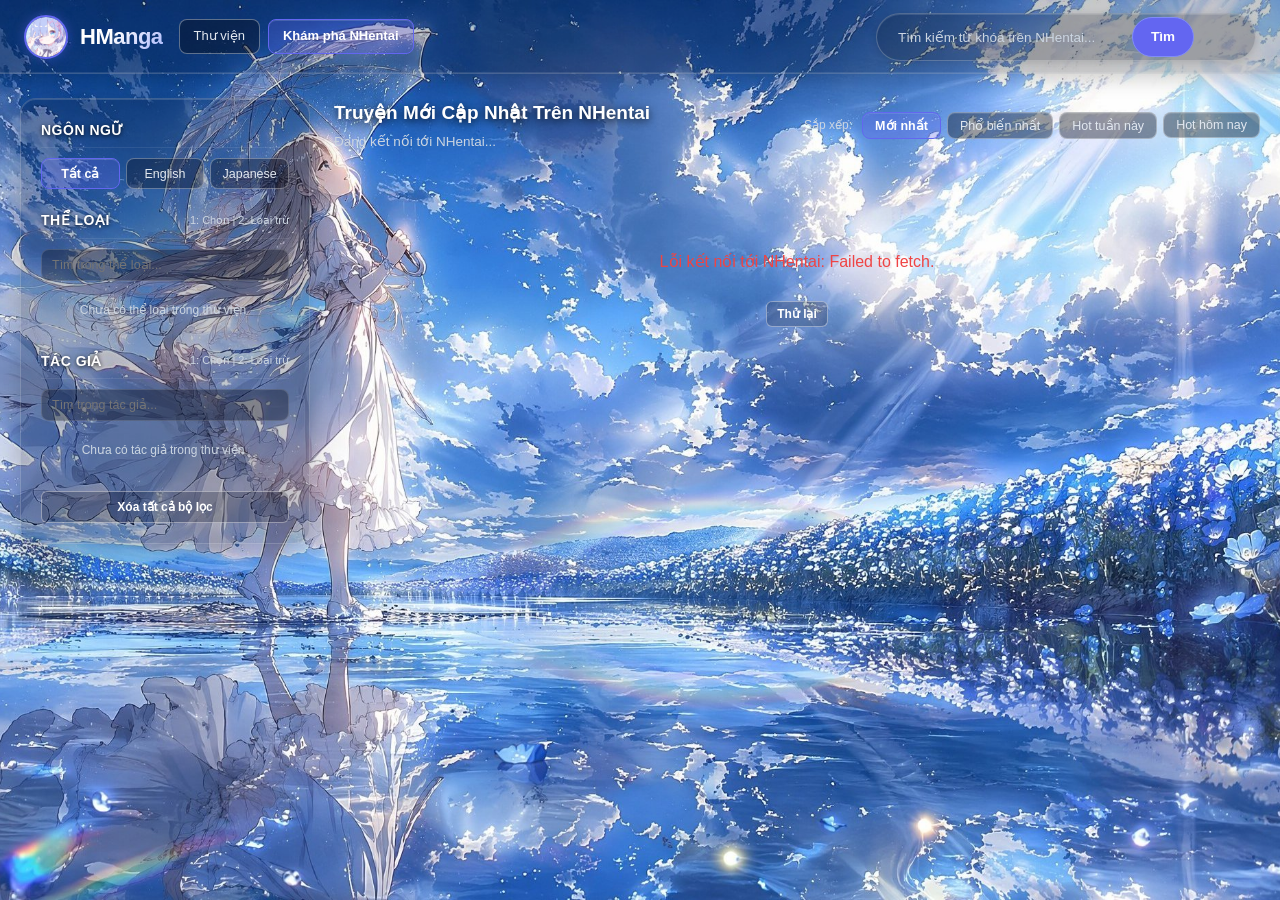
<file: frontend/discover.html>
<!DOCTYPE html>
<html lang="vi">
<head>
    <meta charset="UTF-8">
    <meta name="viewport" content="width=device-width, initial-scale=1.0">
    <title>Khám Phá NHentai — HManga Library</title>
    <link rel="icon" type="image/jpeg" href="assets/rem.jpg">
    <link rel="stylesheet" href="style.css?v=3.2">
    <style>
        /* Card action buttons */
        .online-card-actions {
            display: flex;
            gap: 6px;
            padding: 8px 12px 12px 12px;
            margin-top: auto;
        }

        .btn-online-action {
            flex: 1;
            padding: 6px 10px;
            font-size: 12px;
            font-weight: 600;
            border-radius: 6px;
            text-align: center;
            text-decoration: none;
            cursor: pointer;
            border: 1.5px solid rgba(255, 255, 255, 0.35);
            transition: all 0.15s ease;
        }

        .btn-online-read {
            background: rgba(99, 102, 241, 0.2);
            border-color: #6366f1;
            color: #c7d2fe;
        }

        .btn-online-read:hover {
            background: var(--primary);
            border-color: #818cf8;
            color: #fff;
        }

        .btn-online-save {
            background: rgba(16, 185, 129, 0.15);
            border-color: #10b981;
            color: #6ee7b7;
        }

        .btn-online-save:hover {
            background: #059669;
            border-color: #34d399;
            color: #fff;
        }

        .btn-online-saved {
            background: rgba(220, 38, 38, 0.22);
            border-color: #ef4444;
            color: #fca5a5;
            font-weight: 700;
            cursor: default;
        }

        .btn-online-saved:disabled {
            opacity: 1;
            cursor: default;
        }

        /* Language selection radio/pills in sidebar: 3 columns */
        .lang-options-grid {
            display: grid;
            grid-template-columns: 1fr 1fr 1fr;
            gap: 6px;
        }

        .lang-option-btn {
            padding: 7px 8px;
            font-size: 12.5px;
            font-weight: 500;
            border-radius: 8px;
            border: 1.5px solid rgba(255, 255, 255, 0.32);
            background: rgba(6, 10, 24, 0.35);
            color: var(--text-muted);
            cursor: pointer;
            text-align: center;
            transition: all 0.18s ease;
        }

        .lang-option-btn:hover {
            border-color: #818cf8;
            color: #fff;
        }

        .lang-option-btn.active {
            background: rgba(99, 102, 241, 0.25);
            border-color: #6366f1;
            color: #fff;
            font-weight: 700;
            box-shadow: inset 0 1px 0 rgba(255, 255, 255, 0.15);
        }

        /* 3-State Filter Styling for Sidebar items */
        .sidebar-item.state-include {
            background: rgba(99, 102, 241, 0.22);
            border-color: #6366f1;
            color: #c7d2fe;
            font-weight: 600;
        }

        .sidebar-item.state-exclude {
            background: rgba(239, 68, 68, 0.2);
            border-color: #ef4444;
            color: #fca5a5;
            font-weight: 600;
        }

        .filter-state-tag {
            font-size: 10.5px;
            font-weight: 700;
            padding: 2px 7px;
            border-radius: 6px;
            letter-spacing: 0.3px;
            flex-shrink: 0;
        }

        .state-include .filter-state-tag {
            background: rgba(99, 102, 241, 0.4);
            color: #ffffff;
            border: 1px solid rgba(99, 102, 241, 0.6);
        }

        .state-exclude .filter-state-tag {
            background: rgba(239, 68, 68, 0.35);
            color: #fecaca;
            border: 1px solid rgba(239, 68, 68, 0.6);
        }

        /* Top Sort bar inside main content */
        .discover-top-toolbar {
            display: flex;
            align-items: center;
            justify-content: space-between;
            gap: 12px;
            margin-bottom: 16px;
            flex-wrap: wrap;
        }

        .sort-group {
            display: flex;
            align-items: center;
            gap: 6px;
            flex-wrap: wrap;
        }

        .sort-pill-btn {
            font-size: 12.5px;
            padding: 5px 12px;
            border-radius: 8px;
            border: 1.5px solid rgba(255, 255, 255, 0.35);
            background: rgba(6, 10, 24, 0.4);
            color: var(--text-muted);
            cursor: pointer;
            transition: all 0.2s ease;
            box-shadow: inset 0 1px 0 rgba(255, 255, 255, 0.1);
        }

        .sort-pill-btn:hover {
            border-color: #818cf8;
            color: #fff;
        }

        .sort-pill-btn.active {
            background: rgba(99, 102, 241, 0.3);
            border-color: #6366f1;
            color: #fff;
            font-weight: 600;
        }

        /* Active filter tags row */
        .active-filter-chips-row {
            display: flex;
            align-items: center;
            gap: 8px;
            flex-wrap: wrap;
            margin-bottom: 16px;
            padding: 10px 14px;
            background: var(--bg-card);
            border: 1.5px solid rgba(255, 255, 255, 0.3);
            border-radius: 10px;
        }

        .filter-tag-badge {
            display: inline-flex;
            align-items: center;
            gap: 6px;
            font-size: 12px;
            font-weight: 600;
            padding: 4px 10px;
            border-radius: 6px;
            background: rgba(99, 102, 241, 0.2);
            border: 1.5px solid #6366f1;
            color: #c7d2fe;
        }

        .filter-tag-badge.lang-badge {
            background: rgba(16, 185, 129, 0.2);
            border-color: #10b981;
            color: #6ee7b7;
        }

        .filter-tag-badge.author-badge {
            background: rgba(245, 158, 11, 0.2);
            border-color: #f59e0b;
            color: #fcd34d;
        }

        .filter-tag-badge.exclude-badge {
            background: rgba(239, 68, 68, 0.2);
            border-color: #ef4444;
            color: #fca5a5;
        }

        .btn-badge-remove {
            background: none;
            border: none;
            color: inherit;
            cursor: pointer;
            padding: 0;
            font-size: 14px;
            line-height: 1;
            opacity: 0.75;
            transition: opacity 0.15s;
        }

        .btn-badge-remove:hover {
            opacity: 1;
        }

        /* Pagination */
        .pagination-container {
            display: flex;
            justify-content: center;
            align-items: center;
            gap: 12px;
            margin: 30px auto;
            flex-wrap: wrap;
        }

        .page-info-badge {
            font-size: 13.5px;
            font-weight: 600;
            color: var(--text-main);
            padding: 6px 14px;
            background: rgba(6, 10, 24, 0.5);
            border: 1.5px solid rgba(255, 255, 255, 0.35);
            border-radius: 8px;
        }
    </style>
</head>
<body>
    <!-- ==================== 1. HEADER / NAVBAR ==================== -->
    <nav class="navbar">
        <div class="nav-container">
            <a href="index.html" class="nav-brand" title="Trang chủ HManga">
                <img src="assets/rem.jpg" alt="Rem" class="nav-logo">
                <span class="nav-brand-text">HManga</span>
            </a>

            <!-- Menu chuyển trang: Thư viện / Khám phá NHentai -->
            <div class="nav-menu-links" style="display: flex; align-items: center; gap: 8px;">
                <a href="index.html" class="nav-menu-btn">Thư viện</a>
                <a href="discover.html" class="nav-menu-btn active">Khám phá NHentai</a>
            </div>

            <!-- Header Controls: Ô tìm kiếm từ khóa NHentai -->
            <div class="header-actions-wrapper">
                <form class="header-search-box" id="nhentaiSearchForm" onsubmit="event.preventDefault(); triggerKeywordSearch();" style="width: 380px;">
                    <input type="search" id="nhentaiSearchInput" class="header-search-input" placeholder="Tìm kiếm từ khóa trên NHentai..." autocomplete="off">
                    <button type="submit" class="btn-header-action btn-search-submit" title="Tìm kiếm trên NHentai">
                        Tìm
                    </button>
                </form>
            </div>
        </div>
    </nav>

    <!-- ==================== 2. MAIN 2-COLUMN LAYOUT ==================== -->
    <div class="home-layout">
        <!-- CỘT TRÁI: BỘ LỌC THÔNG MINH (SIDEBAR) -->
        <aside class="home-sidebar">
            <!-- MỤC 1: LỰA CHỌN NGÔN NGỮ (Tất cả, English, Japanese) -->
            <div class="sidebar-section">
                <div class="sidebar-section-header">
                    <span class="sidebar-section-title">Ngôn ngữ</span>
                </div>
                <div class="lang-options-grid">
                    <button type="button" class="lang-option-btn active" data-lang="" onclick="selectLanguage('')">Tất cả</button>
                    <button type="button" class="lang-option-btn" data-lang="english" onclick="selectLanguage('english')">English</button>
                    <button type="button" class="lang-option-btn" data-lang="japanese" onclick="selectLanguage('japanese')">Japanese</button>
                </div>
            </div>

            <!-- MỤC 2: THỂ LOẠI (LẤY TỪ THƯ VIỆN, KHÔNG HIỆN SỐ LƯỢNG) -->
            <div class="sidebar-section">
                <div class="sidebar-section-header">
                    <span class="sidebar-section-title">Thể loại</span>
                    <span style="font-size: 11px; color: var(--text-dim);">1: Chọn | 2: Loại trừ</span>
                </div>
                <!-- Ô lọc nhanh thể loại -->
                <input type="text" id="filter-genre-input" class="sidebar-filter-input" placeholder="Tìm trong thể loại..." autocomplete="off">
                <!-- Danh sách thể loại từ thư viện -->
                <div class="sidebar-list" id="sidebar-genres-list">
                    <div style="padding: 12px; text-align: center; color: var(--text-dim); font-size: 12px;">
                        Đang tải thể loại từ thư viện...
                    </div>
                </div>
            </div>

            <!-- MỤC 3: TÁC GIẢ (LẤY TỪ THƯ VIỆN, KHÔNG HIỆN SỐ LƯỢNG) -->
            <div class="sidebar-section">
                <div class="sidebar-section-header">
                    <span class="sidebar-section-title">Tác giả</span>
                    <span style="font-size: 11px; color: var(--text-dim);">1: Chọn | 2: Loại trừ</span>
                </div>
                <!-- Ô lọc nhanh tác giả -->
                <input type="text" id="filter-author-input" class="sidebar-filter-input" placeholder="Tìm trong tác giả..." autocomplete="off">
                <!-- Danh sách tác giả từ thư viện -->
                <div class="sidebar-list" id="sidebar-authors-list">
                    <div style="padding: 12px; text-align: center; color: var(--text-dim); font-size: 12px;">
                        Đang tải tác giả từ thư viện...
                    </div>
                </div>
            </div>

            <!-- NÚT XÓA TẤT CẢ BỘ LỌC -->
            <button type="button" class="btn btn-secondary btn-sm" onclick="clearAllFilters()" style="width: 100%; padding: 8px;">
                Xóa tất cả bộ lọc
            </button>
        </aside>

        <!-- CỘT PHẢI: KHU VỰC HIỂN THỊ DANH SÁCH TRUYỆN -->
        <section class="home-main">
            <!-- Toolbar trên cùng: Tiêu đề + Bộ chọn Sắp xếp -->
            <div class="discover-top-toolbar">
                <div>
                    <h2 class="home-main-title" id="explore-title-text" style="font-size: 19px; margin-bottom: 3px;">
                        Khám Phá NHentai
                    </h2>
                    <div class="home-main-count" id="explore-subtitle-text">
                        Đang kết nối tới NHentai...
                    </div>
                </div>

                <!-- Nhóm nút sắp xếp -->
                <div class="sort-group">
                    <span style="font-size: 12px; color: var(--text-dim); margin-right: 4px;">Sắp xếp:</span>
                    <button type="button" class="sort-pill-btn active" data-sort="date" onclick="setSort('date')">Mới nhất</button>
                    <button type="button" class="sort-pill-btn" data-sort="popular" onclick="setSort('popular')">Phổ biến nhất</button>
                    <button type="button" class="sort-pill-btn" data-sort="popular-week" onclick="setSort('popular-week')">Hot tuần này</button>
                    <button type="button" class="sort-pill-btn" data-sort="popular-today" onclick="setSort('popular-today')">Hot hôm nay</button>
                </div>
            </div>

            <!-- Hàng hiển thị các bộ lọc đang kích hoạt -->
            <div class="active-filter-chips-row" id="active-filters-bar" style="display: none;"></div>

            <!-- Lưới hiển thị các thẻ truyện -->
            <div class="comic-grid" id="explore-comic-grid">
                <div style="grid-column: 1 / -1; text-align: center; padding: 100px 0; color: var(--text-dim);">
                    Đang tải dữ liệu từ NHentai...
                </div>
            </div>

            <!-- Thanh phân trang bên dưới -->
            <div class="pagination-container" id="bottom-pagination" style="display: none;">
                <button type="button" class="btn btn-secondary" id="btn-bot-prev" onclick="goToPrevPage()">Trang trước</button>
                <span class="page-info-badge" id="bot-page-badge">Trang 1 / 1</span>
                <button type="button" class="btn btn-secondary" id="btn-bot-next" onclick="goToNextPage()">Trang sau</button>

                <div style="display: flex; align-items: center; gap: 6px; margin-left: 12px;">
                    <span style="font-size: 13px; color: var(--text-dim);">Đến trang:</span>
                    <input type="number" id="jump-page-input" min="1" style="width: 70px; padding: 6px 8px; border-radius: 6px; background: rgba(6,10,24,0.5); border: 1.5px solid rgba(255, 255, 255, 0.35); color: #fff; text-align: center;" onkeydown="if(event.key==='Enter') jumpToPage();">
                    <button type="button" class="btn btn-secondary btn-sm" onclick="jumpToPage()">Đi</button>
                </div>
            </div>
        </section>
    </div>

    <!-- Nạp thư viện dùng chung -->
    <script src="app.js?v=3.2"></script>
    <script>
        // Trạng thái bộ lọc
        let selectedLanguage = '';          // '' (Tất cả), 'english', 'japanese'
        let genreStates = {};               // { [genreName]: 'include' | 'exclude' }
        let authorStates = {};              // { [authorName]: 'include' | 'exclude' }
        let keywordQuery = '';              // Từ khóa tự do nhập từ ô tìm kiếm

        let currentPage = 1;
        let totalPages = 1;
        let currentSort = 'date';

        // Dữ liệu danh sách lấy từ thư viện cá nhân
        let libraryGenres = [];
        let libraryAuthors = [];

        // Đọc URL query parameters khi khởi động
        const urlParams = new URLSearchParams(window.location.search);
        if (urlParams.get('page')) currentPage = parseInt(urlParams.get('page'), 10) || 1;
        if (urlParams.get('sort')) currentSort = urlParams.get('sort');
        if (urlParams.get('lang')) selectedLanguage = urlParams.get('lang');

        // Khôi phục thể loại từ URL
        if (urlParams.get('genre')) {
            urlParams.get('genre').split(',').map(s => s.trim()).filter(Boolean).forEach(g => {
                genreStates[g] = 'include';
            });
        }
        if (urlParams.get('exc_genre')) {
            urlParams.get('exc_genre').split(',').map(s => s.trim()).filter(Boolean).forEach(g => {
                genreStates[g] = 'exclude';
            });
        }

        // Khôi phục tác giả từ URL
        if (urlParams.get('author')) {
            urlParams.get('author').split(',').map(s => s.trim()).filter(Boolean).forEach(a => {
                authorStates[a] = 'include';
            });
        }
        if (urlParams.get('exc_author')) {
            urlParams.get('exc_author').split(',').map(s => s.trim()).filter(Boolean).forEach(a => {
                authorStates[a] = 'exclude';
            });
        }

        if (urlParams.get('q')) keywordQuery = urlParams.get('q');

        const searchInput = document.getElementById('nhentaiSearchInput');
        if (searchInput && keywordQuery) searchInput.value = keywordQuery;

        // ==================== 1. TẢI DỮ LIỆU TỪ THƯ VIỆN CÁ NHÂN ====================
        async function loadSidebarLibraryData() {
            try {
                const [genresData, authorsData] = await Promise.all([
                    api.getGenres(),
                    api.getAuthors()
                ]);

                libraryGenres = genresData || [];
                libraryAuthors = authorsData || [];

                renderSidebarGenres();
                renderSidebarAuthors();
            } catch (err) {
                console.error('Không thể tải dữ liệu sidebar thư viện:', err);
                document.getElementById('sidebar-genres-list').innerHTML = `
                    <div style="padding: 10px; font-size: 12px; color: var(--text-dim); text-align: center;">Chưa có thể loại trong thư viện</div>
                `;
                document.getElementById('sidebar-authors-list').innerHTML = `
                    <div style="padding: 10px; font-size: 12px; color: var(--text-dim); text-align: center;">Chưa có tác giả trong thư viện</div>
                `;
            }
        }

        function renderSidebarGenres(filterText = '') {
            const listEl = document.getElementById('sidebar-genres-list');
            const term = filterText.trim().toLowerCase();
            const filtered = libraryGenres.filter(g => (g.name || '').toLowerCase().includes(term));

            if (filtered.length === 0) {
                listEl.innerHTML = `<div style="padding: 8px; font-size: 12px; color: var(--text-dim); text-align: center;">Không khớp thể loại nào</div>`;
                return;
            }

            listEl.innerHTML = filtered.map(g => {
                const nameKey = Object.keys(genreStates).find(k => k.toLowerCase() === g.name.toLowerCase());
                const state = nameKey ? genreStates[nameKey] : '';
                const safeName = g.name.replace(/"/g, '&quot;').replace(/'/g, '&#39;');

                let stateClass = '';
                let badgeHtml = '';
                if (state === 'include') {
                    stateClass = 'state-include';
                    badgeHtml = `<span class="filter-state-tag">Chọn</span>`;
                } else if (state === 'exclude') {
                    stateClass = 'state-exclude';
                    badgeHtml = `<span class="filter-state-tag">Loại trừ</span>`;
                }

                return `
                    <div class="sidebar-item ${stateClass}" onclick="cycleGenre('${safeName}')" title="${safeName} (Nhấn 1: Chọn, Nhấn 2: Loại trừ, Nhấn 3: Bỏ chọn)">
                        <span class="sidebar-item-name">${g.name}</span>
                        ${badgeHtml}
                    </div>
                `;
            }).join('');
        }

        function renderSidebarAuthors(filterText = '') {
            const listEl = document.getElementById('sidebar-authors-list');
            const term = filterText.trim().toLowerCase();
            const filtered = libraryAuthors.filter(a => (a.name || '').toLowerCase().includes(term));

            if (filtered.length === 0) {
                listEl.innerHTML = `<div style="padding: 8px; font-size: 12px; color: var(--text-dim); text-align: center;">Không khớp tác giả nào</div>`;
                return;
            }

            listEl.innerHTML = filtered.map(a => {
                const nameKey = Object.keys(authorStates).find(k => k.toLowerCase() === a.name.toLowerCase());
                const state = nameKey ? authorStates[nameKey] : '';
                const safeName = a.name.replace(/"/g, '&quot;').replace(/'/g, '&#39;');

                let stateClass = '';
                let badgeHtml = '';
                if (state === 'include') {
                    stateClass = 'state-include';
                    badgeHtml = `<span class="filter-state-tag">Chọn</span>`;
                } else if (state === 'exclude') {
                    stateClass = 'state-exclude';
                    badgeHtml = `<span class="filter-state-tag">Loại trừ</span>`;
                }

                return `
                    <div class="sidebar-item ${stateClass}" onclick="cycleAuthor('${safeName}')" title="${safeName} (Nhấn 1: Chọn, Nhấn 2: Loại trừ, Nhấn 3: Bỏ chọn)">
                        <span class="sidebar-item-name">${a.name}</span>
                        ${badgeHtml}
                    </div>
                `;
            }).join('');
        }

        // ==================== 2. CHUYỂN ĐỔI TRẠNG THÁI 3 NẤC (CHỌN -> LOẠI TRỪ -> BỎ CHỌN) ====================
        function cycleGenre(genreName) {
            const nameKey = Object.keys(genreStates).find(k => k.toLowerCase() === genreName.toLowerCase()) || genreName;
            const current = genreStates[nameKey];

            if (!current) {
                genreStates[nameKey] = 'include';
            } else if (current === 'include') {
                genreStates[nameKey] = 'exclude';
            } else {
                delete genreStates[nameKey];
            }

            currentPage = 1;
            renderSidebarGenres(document.getElementById('filter-genre-input').value);
            loadOnlineComics();
        }

        function removeGenre(genreName) {
            const nameKey = Object.keys(genreStates).find(k => k.toLowerCase() === genreName.toLowerCase()) || genreName;
            delete genreStates[nameKey];
            currentPage = 1;
            renderSidebarGenres(document.getElementById('filter-genre-input').value);
            loadOnlineComics();
        }

        function cycleAuthor(authorName) {
            const nameKey = Object.keys(authorStates).find(k => k.toLowerCase() === authorName.toLowerCase()) || authorName;
            const current = authorStates[nameKey];

            if (!current) {
                authorStates[nameKey] = 'include';
            } else if (current === 'include') {
                authorStates[nameKey] = 'exclude';
            } else {
                delete authorStates[nameKey];
            }

            currentPage = 1;
            renderSidebarAuthors(document.getElementById('filter-author-input').value);
            loadOnlineComics();
        }

        function removeAuthor(authorName) {
            const nameKey = Object.keys(authorStates).find(k => k.toLowerCase() === authorName.toLowerCase()) || authorName;
            delete authorStates[nameKey];
            currentPage = 1;
            renderSidebarAuthors(document.getElementById('filter-author-input').value);
            loadOnlineComics();
        }

        function selectLanguage(lang) {
            selectedLanguage = lang;
            currentPage = 1;
            updateLangUI();
            loadOnlineComics();
        }

        function updateLangUI() {
            document.querySelectorAll('.lang-option-btn').forEach(btn => {
                btn.classList.toggle('active', btn.dataset.lang === selectedLanguage);
            });
        }

        function triggerKeywordSearch() {
            keywordQuery = searchInput.value.trim();
            currentPage = 1;
            loadOnlineComics();
        }

        function setSort(sortType) {
            currentSort = sortType;
            currentPage = 1;
            document.querySelectorAll('.sort-pill-btn').forEach(btn => {
                btn.classList.toggle('active', btn.dataset.sort === currentSort);
            });
            loadOnlineComics();
        }

        function clearAllFilters() {
            selectedLanguage = '';
            genreStates = {};
            authorStates = {};
            keywordQuery = '';
            currentPage = 1;

            if (searchInput) searchInput.value = '';
            document.getElementById('filter-genre-input').value = '';
            document.getElementById('filter-author-input').value = '';

            updateLangUI();
            renderSidebarGenres();
            renderSidebarAuthors();
            loadOnlineComics();
        }

        // ==================== 3. XÂY DỰNG QUERY TÌM KIẾM NHENTAI ====================
        function buildNhentaiQuery() {
            const parts = [];

            // 1. Ngôn ngữ
            if (selectedLanguage) {
                parts.push(`language:${selectedLanguage}`);
            }

            // 2. Thể loại (Bao gồm & Loại trừ)
            for (const [name, state] of Object.entries(genreStates)) {
                if (state === 'include') {
                    parts.push(`tag:"${name.toLowerCase()}"`);
                } else if (state === 'exclude') {
                    parts.push(`-tag:"${name.toLowerCase()}"`);
                }
            }

            // 3. Tác giả (Bao gồm & Loại trừ)
            for (const [name, state] of Object.entries(authorStates)) {
                if (state === 'include') {
                    parts.push(`artist:"${name.toLowerCase()}"`);
                } else if (state === 'exclude') {
                    parts.push(`-artist:"${name.toLowerCase()}"`);
                }
            }

            // 4. Từ khóa tự do
            if (keywordQuery.trim()) {
                parts.push(keywordQuery.trim());
            }

            return parts.join(' ').trim();
        }

        function updateActiveFilterChips() {
            const bar = document.getElementById('active-filters-bar');
            const chips = [];

            if (selectedLanguage) {
                const langLabels = { 'english': 'English', 'japanese': 'Japanese' };
                chips.push(`
                    <span class="filter-tag-badge lang-badge">
                        Ngôn ngữ: ${langLabels[selectedLanguage] || selectedLanguage}
                        <button type="button" class="btn-badge-remove" onclick="selectLanguage('')">&times;</button>
                    </span>
                `);
            }

            for (const [name, state] of Object.entries(genreStates)) {
                const isInc = state === 'include';
                chips.push(`
                    <span class="filter-tag-badge ${isInc ? '' : 'exclude-badge'}">
                        ${isInc ? 'Thể loại:' : 'Loại trừ TL:'} ${name}
                        <button type="button" class="btn-badge-remove" onclick="removeGenre('${name}')">&times;</button>
                    </span>
                `);
            }

            for (const [name, state] of Object.entries(authorStates)) {
                const isInc = state === 'include';
                chips.push(`
                    <span class="filter-tag-badge ${isInc ? 'author-badge' : 'exclude-badge'}">
                        ${isInc ? 'Tác giả:' : 'Loại trừ TG:'} ${name}
                        <button type="button" class="btn-badge-remove" onclick="removeAuthor('${name}')">&times;</button>
                    </span>
                `);
            }

            if (keywordQuery.trim()) {
                chips.push(`
                    <span class="filter-tag-badge">
                        Từ khóa: "${keywordQuery.trim()}"
                        <button type="button" class="btn-badge-remove" onclick="clearKeyword()">&times;</button>
                    </span>
                `);
            }

            if (chips.length > 0) {
                bar.style.display = 'flex';
                bar.innerHTML = `
                    <span style="font-size: 12px; color: var(--text-dim); font-weight: 600;">Đang lọc:</span>
                    ${chips.join('')}
                    <button type="button" class="btn btn-secondary btn-sm" onclick="clearAllFilters()" style="margin-left: auto; padding: 2px 8px; font-size: 11px;">Xóa hết</button>
                `;
            } else {
                bar.style.display = 'none';
                bar.innerHTML = '';
            }
        }

        function clearKeyword() {
            keywordQuery = '';
            if (searchInput) searchInput.value = '';
            currentPage = 1;
            loadOnlineComics();
        }

        function syncUrl() {
            const p = new URLSearchParams();
            if (currentPage > 1) p.set('page', currentPage);
            if (currentSort !== 'date') p.set('sort', currentSort);
            if (selectedLanguage) p.set('lang', selectedLanguage);

            const incG = Object.entries(genreStates).filter(([_, s]) => s === 'include').map(([k]) => k);
            const excG = Object.entries(genreStates).filter(([_, s]) => s === 'exclude').map(([k]) => k);
            if (incG.length > 0) p.set('genre', incG.join(','));
            if (excG.length > 0) p.set('exc_genre', excG.join(','));

            const incA = Object.entries(authorStates).filter(([_, s]) => s === 'include').map(([k]) => k);
            const excA = Object.entries(authorStates).filter(([_, s]) => s === 'exclude').map(([k]) => k);
            if (incA.length > 0) p.set('author', incA.join(','));
            if (excA.length > 0) p.set('exc_author', excA.join(','));

            if (keywordQuery) p.set('q', keywordQuery);

            const newUrl = `${window.location.pathname}${p.toString() ? '?' + p.toString() : ''}`;
            window.history.replaceState({}, '', newUrl);
        }

        // ==================== 4. TẢI DANH SÁCH TRUYỆN ONLINE ====================
        async function loadOnlineComics() {
            const grid = document.getElementById('explore-comic-grid');
            const titleEl = document.getElementById('explore-title-text');
            const subtitleEl = document.getElementById('explore-subtitle-text');
            const botPag = document.getElementById('bottom-pagination');

            updateActiveFilterChips();
            syncUrl();

            grid.innerHTML = `
                <div style="grid-column: 1 / -1; text-align: center; padding: 100px 0; color: var(--text-dim);">
                    Đang kết nối và tải danh sách từ NHentai...
                </div>
            `;

            const fullQuery = buildNhentaiQuery();

            if (fullQuery) {
                titleEl.textContent = `Kết Quả Tìm Kiếm: ${fullQuery}`;
            } else {
                const sortNames = {
                    'date': 'Truyện Mới Cập Nhật Trên NHentai',
                    'popular': 'Truyện Phổ Biến Nhất Mọi Thời Đại',
                    'popular-week': 'Truyện Được Đọc Nhiều Tuần Này',
                    'popular-today': 'Truyện Được Đọc Nhiều Hôm Nay'
                };
                titleEl.textContent = sortNames[currentSort] || 'Khám Phá NHentai';
            }

            try {
                const data = await api.getNhentaiExplore({
                    page: currentPage,
                    sort: currentSort,
                    q: fullQuery
                });

                totalPages = data.total_pages || 1;
                currentPage = data.page || 1;
                const items = data.result || [];

                const totalCount = data.total;
                if (totalCount && totalCount > 0) {
                    subtitleEl.textContent = `Trang ${currentPage} / ${totalPages.toLocaleString()} (Tổng cộng: ${totalCount.toLocaleString()} bộ truyện - 12 bộ/trang)`;
                } else {
                    subtitleEl.textContent = `Trang ${currentPage} / ${totalPages.toLocaleString()} (Ước tính ~${(totalPages * 12).toLocaleString()} bộ truyện)`;
                }

                if (items.length === 0) {
                    grid.innerHTML = `
                        <div style="grid-column: 1 / -1; text-align: center; padding: 100px 0; color: var(--text-muted);">
                            Không tìm thấy bộ truyện nào phù hợp với các tiêu chí lọc trên!
                        </div>
                    `;
                    botPag.style.display = 'none';
                    return;
                }

                grid.innerHTML = items.map(item => {
                    const titleSafe = (item.title || '').replace(/&/g, '&amp;').replace(/"/g, '&quot;').replace(/'/g, '&#39;').replace(/</g, '&lt;').replace(/>/g, '&gt;');
                    const isSaved = item.is_already_added;
                    const coverSrc = item.cover_url.startsWith('http') ? item.cover_url : `${API_BASE}${item.cover_url}`;

                    const saveBtnHtml = isSaved
                        ? `<button type="button" class="btn-online-action btn-online-saved" disabled>Đã lưu</button>`
                        : `<button type="button" class="btn-online-action btn-online-save" id="btn-save-${item.id}" onclick="saveToLibrary(${item.id})">Lưu vào máy</button>`;

                    return `
                        <div class="comic-card" style="cursor: default;">
                            <div class="card-thumb-wrapper" onclick="window.location.href='reader.html?gallery_id=${item.id}'" style="cursor: pointer;" title="Nhấp để đọc ngay">
                                <span class="card-id-badge">#${item.id}</span>
                                <span style="position: absolute; bottom: 8px; right: 8px; background: rgba(0,0,0,0.75); color: #fff; font-size: 11px; padding: 2px 6px; border-radius: 4px; font-family: monospace;">${item.num_pages || '?'} trang</span>
                                <img src="${coverSrc}" alt="${titleSafe}" class="card-thumb" loading="lazy" referrerpolicy="no-referrer" onerror="handleImageFallback(this)">
                            </div>
                            <div class="card-body">
                                <div class="card-title" title="${titleSafe}" onclick="window.location.href='reader.html?gallery_id=${item.id}'" style="cursor: pointer;">${titleSafe}</div>
                                <div class="card-author" style="font-size: 12px; color: var(--text-dim);">NHentai ID: #${item.id}</div>
                            </div>
                            <div class="online-card-actions">
                                <a href="reader.html?gallery_id=${item.id}" class="btn-online-action btn-online-read">Đọc ngay</a>
                                ${saveBtnHtml}
                            </div>
                        </div>
                    `;
                }).join('');

                updatePaginationUI();

            } catch (err) {
                grid.innerHTML = `
                    <div style="grid-column: 1 / -1; text-align: center; padding: 80px 0; color: var(--danger);">
                        Lỗi kết nối tới NHentai: ${err.message}.<br><br>
                        <button type="button" class="btn btn-secondary btn-sm" onclick="loadOnlineComics()">Thử lại</button>
                    </div>
                `;
                botPag.style.display = 'none';
            }
        }

        function updatePaginationUI() {
            const botPag = document.getElementById('bottom-pagination');
            const botPrev = document.getElementById('btn-bot-prev');
            const botNext = document.getElementById('btn-bot-next');
            const botBadge = document.getElementById('bot-page-badge');

            botPag.style.display = totalPages > 1 ? 'flex' : 'none';

            botPrev.disabled = currentPage <= 1;
            botNext.disabled = currentPage >= totalPages;

            botBadge.textContent = `Trang ${currentPage} / ${totalPages.toLocaleString()}`;

            const jumpInput = document.getElementById('jump-page-input');
            if (jumpInput) jumpInput.max = totalPages;
        }

        function goToPrevPage() {
            if (currentPage > 1) {
                currentPage--;
                window.scrollTo({ top: 0, behavior: 'smooth' });
                loadOnlineComics();
            }
        }

        function goToNextPage() {
            if (currentPage < totalPages) {
                currentPage++;
                window.scrollTo({ top: 0, behavior: 'smooth' });
                loadOnlineComics();
            }
        }

        function jumpToPage() {
            const input = document.getElementById('jump-page-input');
            const val = parseInt(input.value, 10);
            if (!val || isNaN(val) || val < 1 || val > totalPages) {
                showToast(`Vui lòng nhập số trang từ 1 đến ${totalPages}!`, 'warning');
                return;
            }
            currentPage = val;
            window.scrollTo({ top: 0, behavior: 'smooth' });
            loadOnlineComics();
        }

        async function saveToLibrary(galleryId) {
            const btn = document.getElementById(`btn-save-${galleryId}`);
            if (btn) {
                btn.disabled = true;
                btn.textContent = 'Đang lưu...';
            }

            try {
                showToast(`Đang tải ảnh bìa và thêm #${galleryId} vào thư viện...`, 'info');
                const newComic = await api.addComicById(galleryId);
                showToast(`Đã thêm thành công: "${newComic.title}" vào thư viện!`, 'success');
                if (btn) {
                    btn.className = 'btn-online-action btn-online-saved';
                    btn.textContent = 'Đã lưu';
                    btn.disabled = true;
                }
                loadSidebarLibraryData();
            } catch (err) {
                showToast(err.message || 'Lỗi khi lưu truyện vào máy!', 'error');
                if (btn) {
                    btn.disabled = false;
                    btn.textContent = 'Lưu vào máy';
                }
            }
        }

        // Tìm kiếm nhanh trong danh sách sidebar
        document.getElementById('filter-genre-input').addEventListener('input', (e) => {
            renderSidebarGenres(e.target.value);
        });

        document.getElementById('filter-author-input').addEventListener('input', (e) => {
            renderSidebarAuthors(e.target.value);
        });

        // Khởi động trang: Tải sidebar thư viện và truyện online
        updateLangUI();
        document.querySelectorAll('.sort-pill-btn').forEach(btn => {
            btn.classList.toggle('active', btn.dataset.sort === currentSort);
        });
        loadSidebarLibraryData();
        loadOnlineComics();
    </script>
</body>
</html>
</file>
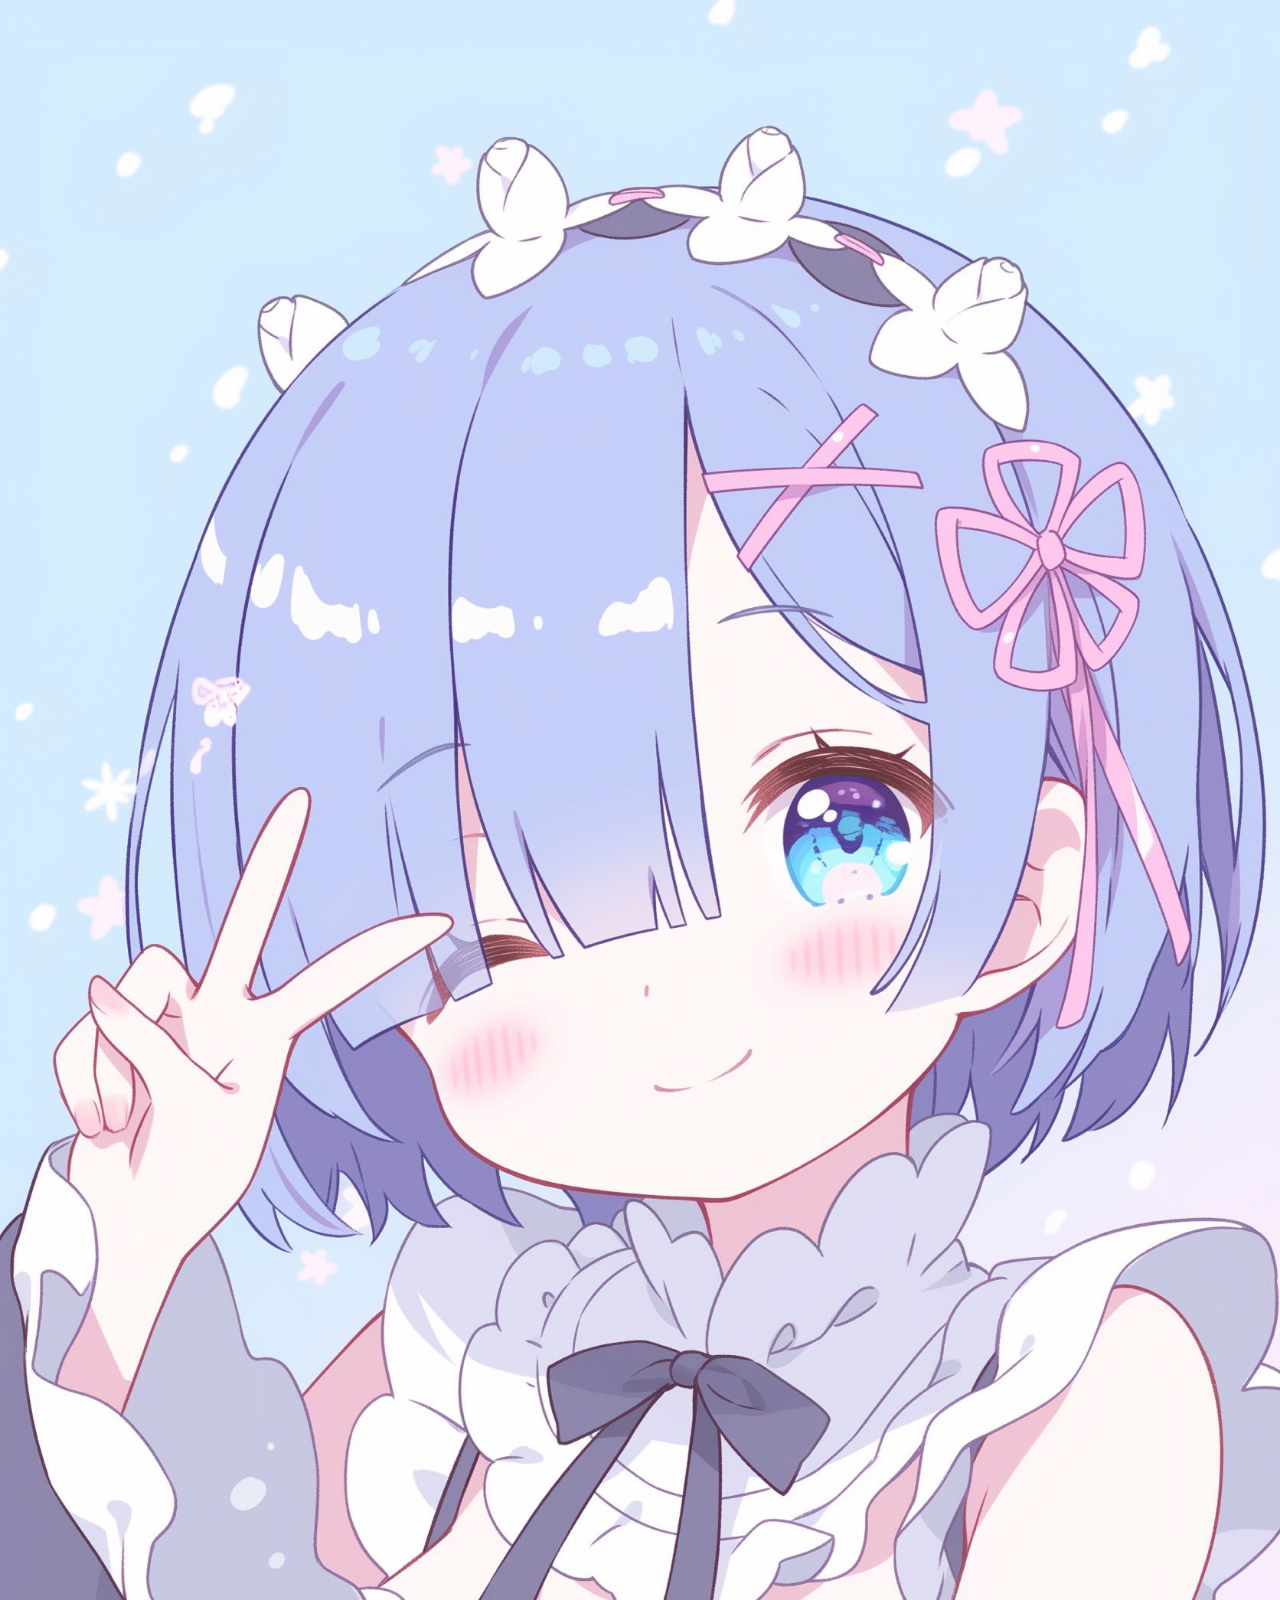
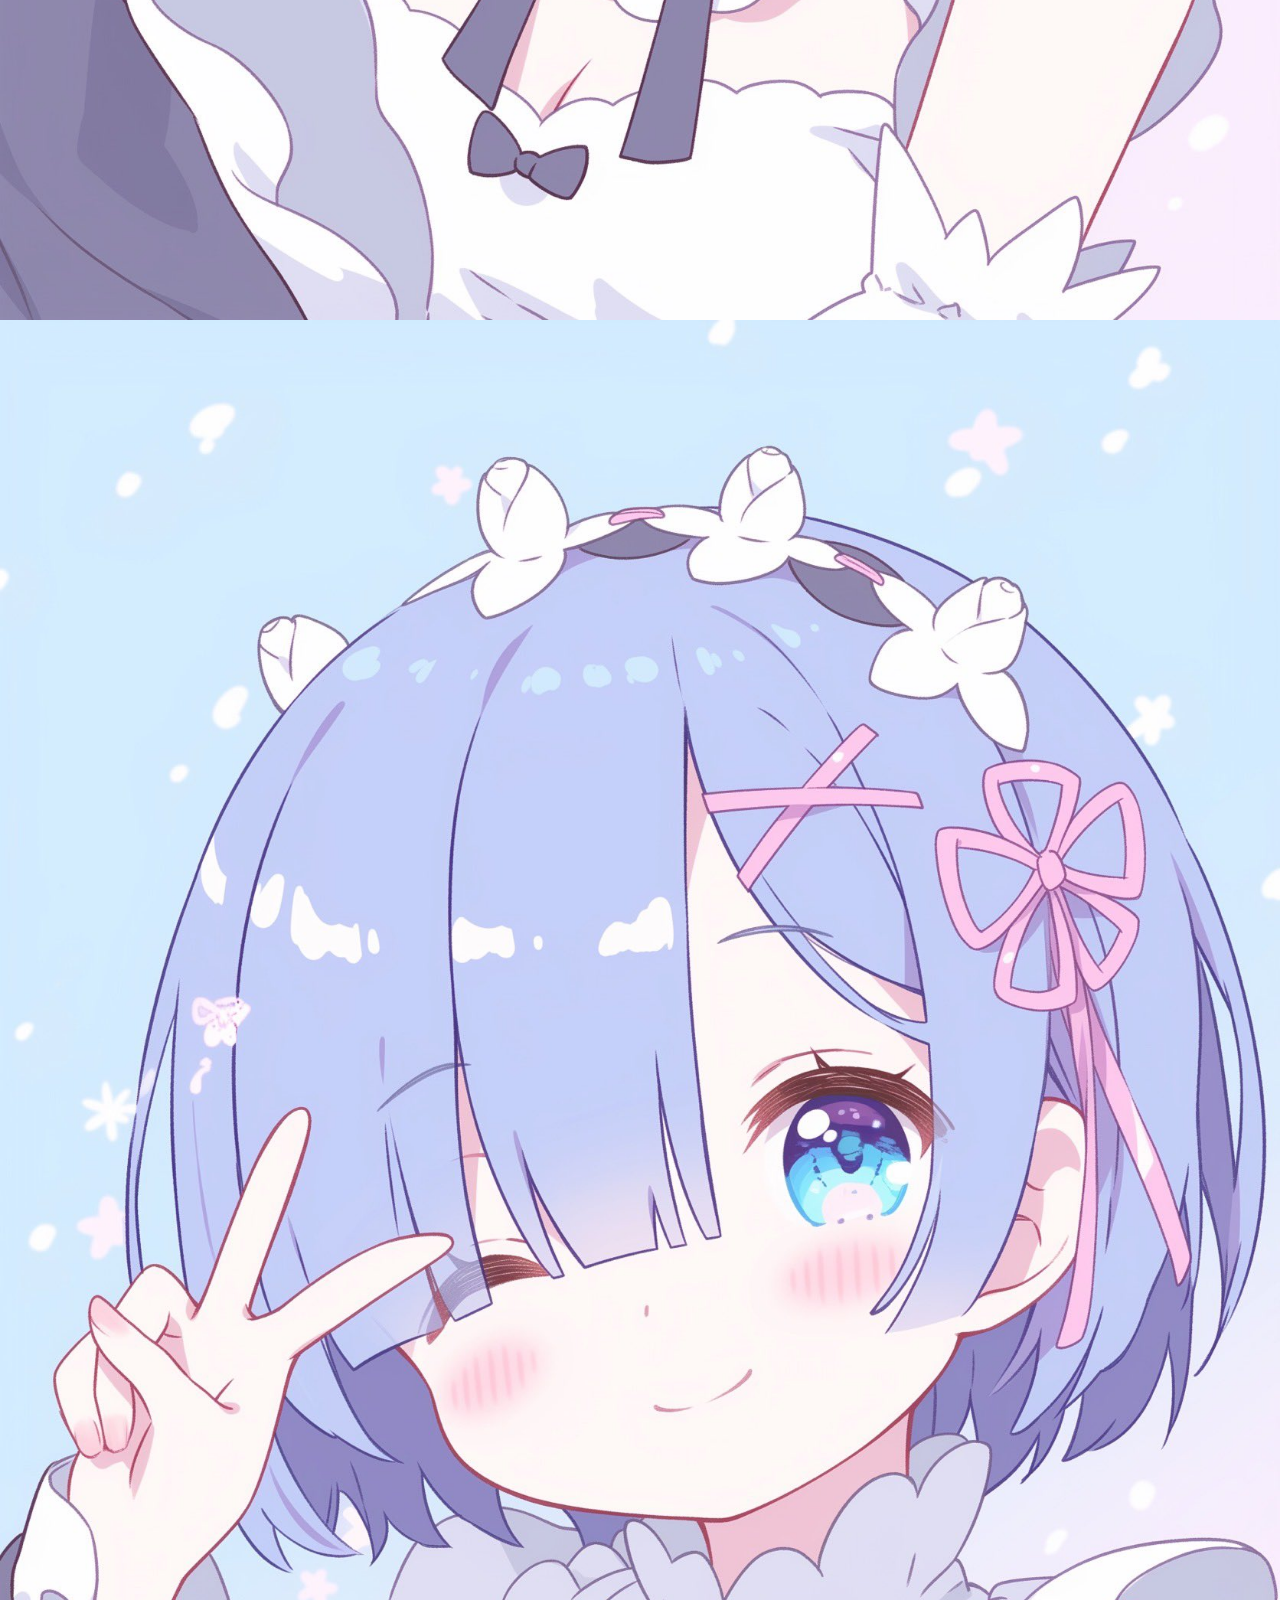
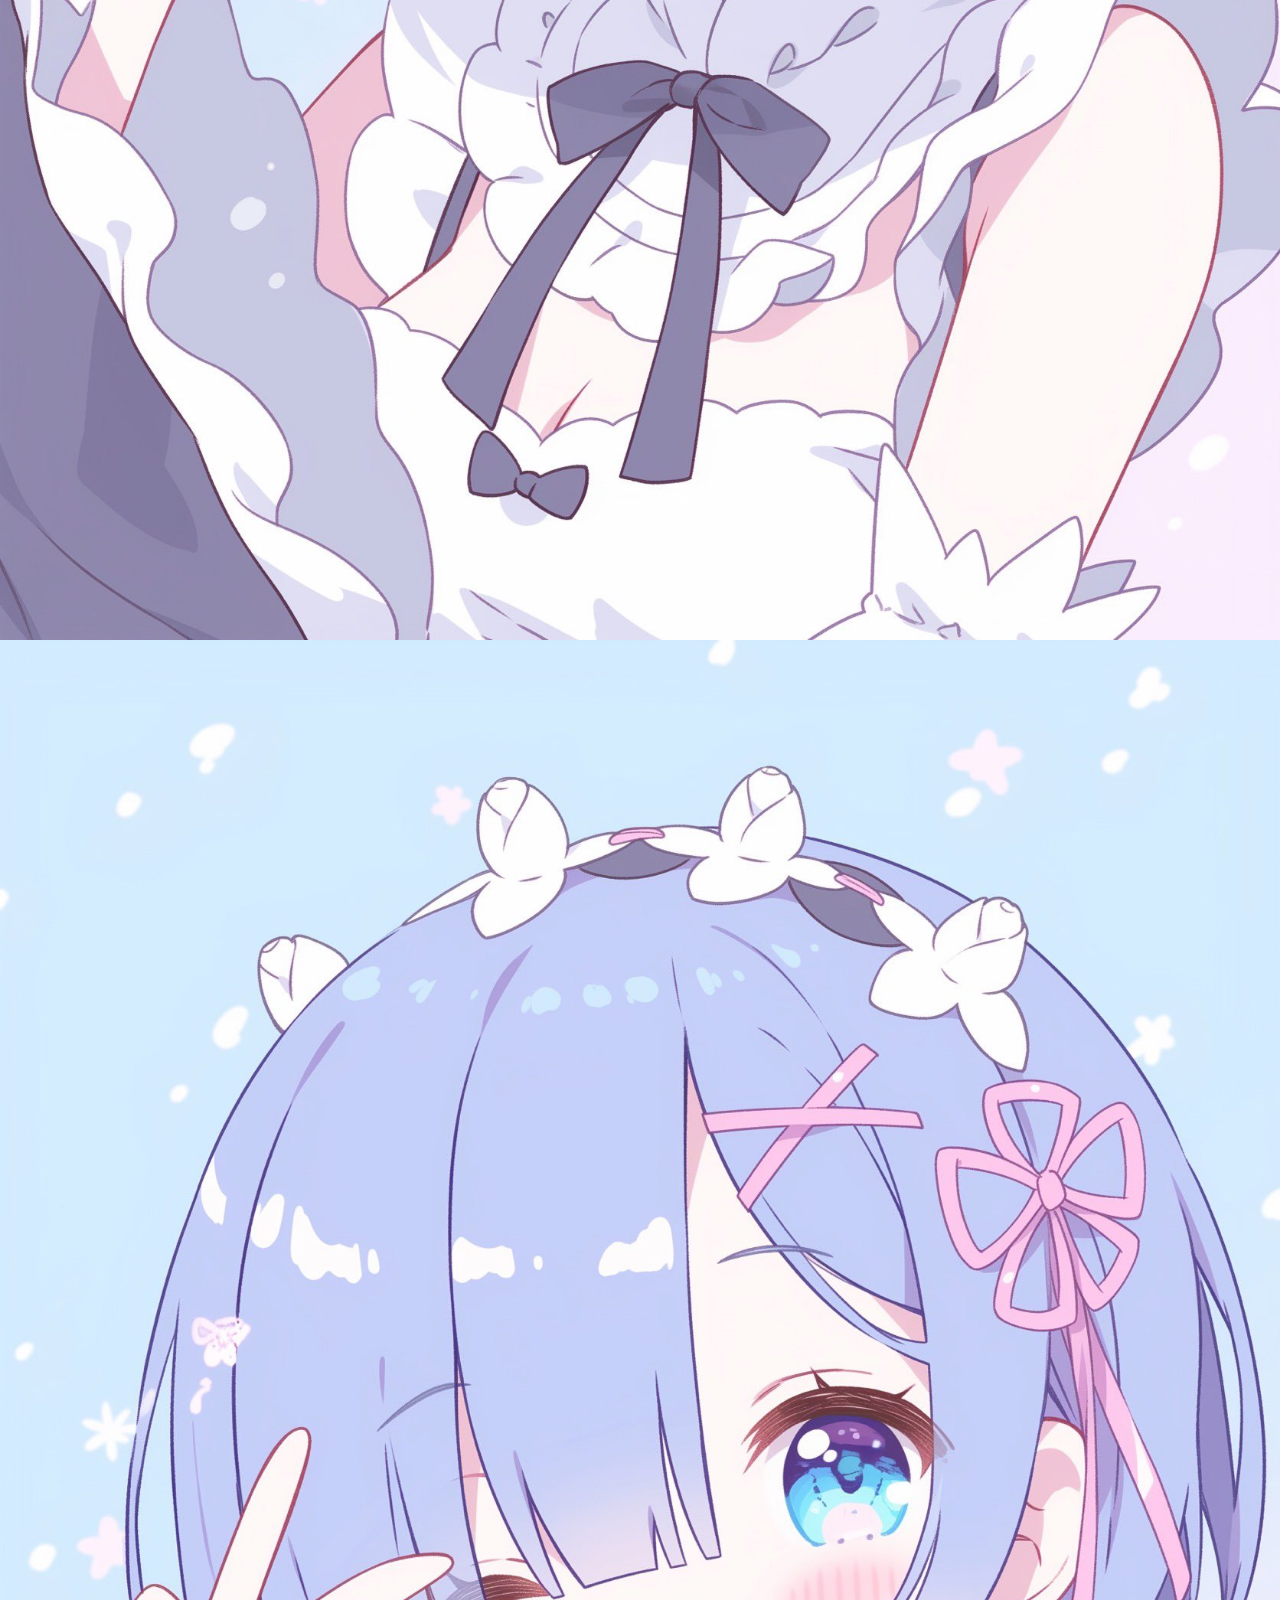
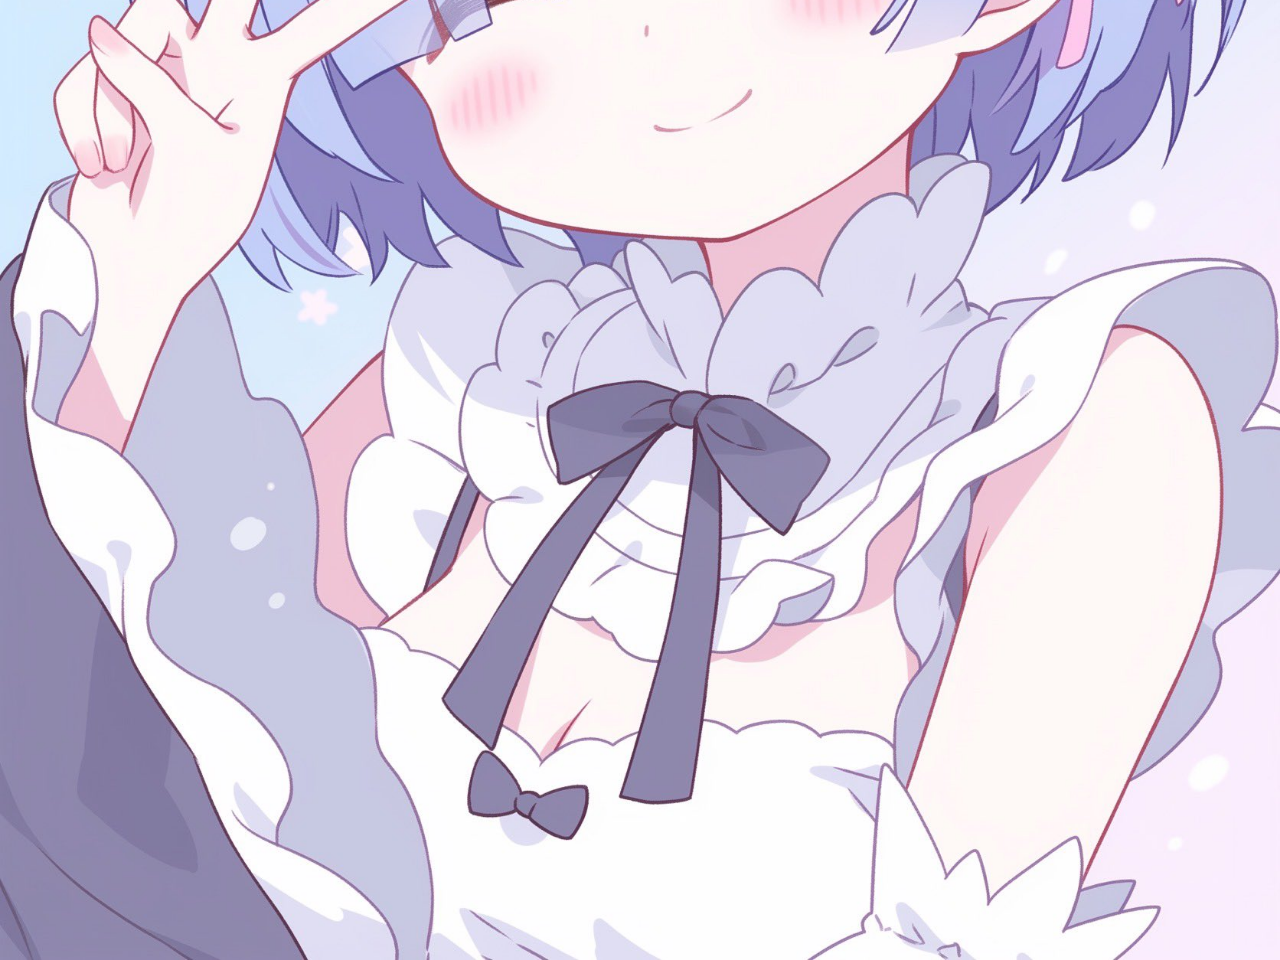
<file: frontend/reader.html>
<!DOCTYPE html>
<html lang="vi">
<head>
    <meta charset="UTF-8">
    <meta name="viewport" content="width=device-width, initial-scale=1.0">
    <title>Thư Viện HManga — Đọc Truyện</title>
    <style>
        * {
            box-sizing: border-box;
        }

        body {
            margin: 0;
            padding: 0;
            min-height: 100vh;
            font-family: Arial, sans-serif;
            background-color: #111;
            background-image: url('assets/background.jpg');
            background-size: cover;
            background-position: center;
            background-attachment: fixed;
            background-repeat: no-repeat;
            overflow-x: hidden;
        }

        /* Vùng cảm biến chuột ở mép trên màn hình */
        .top-hover-zone {
            position: fixed;
            top: 0;
            left: 0;
            width: 100%;
            min-height: 35px;
            z-index: 1000;
        }

        /* Thanh điều khiển ẩn mặc định, chỉ hiện khi di chuột lên mép trên */
        .control-bar {
            background: rgba(255, 255, 255, 0.95);
            padding: 10px 20px;
            border-bottom: 1px solid #dee2e6;
            box-shadow: 0 4px 12px rgba(0, 0, 0, 0.3);
            display: flex;
            justify-content: space-between;
            align-items: center;
            flex-wrap: wrap;
            gap: 12px;
            opacity: 0;
            transform: translateY(-100%);
            transition: opacity 0.25s ease, transform 0.25s ease;
            pointer-events: none;
        }

        .top-hover-zone:hover .control-bar {
            opacity: 1;
            transform: translateY(0);
            pointer-events: auto;
        }

        /* Chuyển đổi 2 chế độ đọc thuần CSS */
        #modeVertical:checked ~ #verticalContainer {
            display: flex !important;
        }
        #modeVertical:checked ~ #horizontalContainer {
            display: none !important;
        }
        #modeVertical:checked ~ .top-hover-zone .horizontal-page-nav {
            display: none !important;
        }

        #modeHorizontal:checked ~ #verticalContainer {
            display: none !important;
        }
        #modeHorizontal:checked ~ #horizontalContainer {
            display: flex !important;
        }
        #modeHorizontal:checked ~ .top-hover-zone .horizontal-page-nav {
            display: flex !important;
        }

        /* Đổi màu nút chế độ đang được chọn */
        #modeVertical:checked ~ .top-hover-zone label[for="modeVertical"],
        #modeHorizontal:checked ~ .top-hover-zone label[for="modeHorizontal"] {
            background-color: #0d6efd !important;
            color: white !important;
            border-color: #0d6efd !important;
        }
    </style>
</head>
<body>

    <!-- 2 Radio ẩn dùng để chuyển chế độ đọc thuần HTML/CSS -->
    <input type="radio" name="readerMode" id="modeVertical" checked style="display: none;">
    <input type="radio" name="readerMode" id="modeHorizontal" style="display: none;">

    <!-- VÙNG ĐIỀU KHIỂN ẨN (CHỈ HIỆN KHI DI CHUỘT LÊN PHÍA TRÊN MÀN HÌNH) -->
    <div class="top-hover-zone">
        <div class="control-bar">
            <!-- Nút quay lại Chi tiết -->
            <a href="detail.html" style="padding: 7px 14px; background: #6c757d; color: white; text-decoration: none; border-radius: 4px; font-size: 14px; font-weight: bold;">
                Quay lại Chi tiết
            </a>

            <!-- Thông tin tên truyện & Chọn Chapter -->
            <div style="display: flex; align-items: center; gap: 8px;">
                <strong id="readerComicTitle" style="font-size: 14px; color: #2c3e50;">Family Play:</strong>
                <select id="chapterSelect" style="padding: 6px 10px; font-size: 14px; border-radius: 4px; border: 1px solid #ccc;">
                    <option value="1">Chapter 1: Mở đầu (Trang 1 - 60)</option>
                    <option value="2">Chapter 2: Diễn biến (Trang 61 - 120)</option>
                    <option value="3">Chapter 3: Cao trào (Trang 121 - 180)</option>
                    <option value="4">Chapter 4: Kết thúc (Trang 181 - 236)</option>
                </select>
            </div>

            <!-- Điều hướng trang cho chế độ Cuộn ngang -->
            <div class="horizontal-page-nav" style="display: none; align-items: center; gap: 10px;">
                <button type="button" id="btnPrevPage" style="padding: 6px 12px; font-size: 13px; cursor: pointer; background: #0d6efd; color: white; border: none; border-radius: 4px; font-weight: bold;">
                    Trang trước
                </button>
                <span style="font-size: 14px; font-weight: bold; color: #2c3e50;">
                    Trang <span id="currentPageIndex">1</span> / <span id="totalPagesHorizontal">60</span>
                </span>
                <button type="button" id="btnNextPage" style="padding: 6px 12px; font-size: 13px; cursor: pointer; background: #0d6efd; color: white; border: none; border-radius: 4px; font-weight: bold;">
                    Trang sau
                </button>
            </div>

            <!-- Bộ nút chuyển đổi 2 chế độ đọc: Cuộn dọc & Cuộn ngang -->
            <div style="display: flex; gap: 6px;">
                <label for="modeVertical" style="padding: 7px 14px; font-size: 14px; cursor: pointer; border: 1px solid #0d6efd; border-radius: 4px; background: #fff; color: #0d6efd; font-weight: bold; user-select: none;">
                    Cuộn dọc
                </label>
                <label for="modeHorizontal" style="padding: 7px 14px; font-size: 14px; cursor: pointer; border: 1px solid #0d6efd; border-radius: 4px; background: #fff; color: #0d6efd; font-weight: bold; user-select: none;">
                    Cuộn ngang
                </label>
            </div>
        </div>
    </div>

    <!-- ==================== CHẾ ĐỘ 1: CUỘN DỌC (FULL MÀN HÌNH, KHÔNG BAO BỌC) ==================== -->
    <div id="verticalContainer" style="display: flex; flex-direction: column; width: 100vw; margin: 0; padding: 0;">
        <img src="assets/rem.jpg" alt="Trang 1" style="width: 100vw; height: auto; display: block;">
        <img src="assets/rem.jpg" alt="Trang 2" style="width: 100vw; height: auto; display: block;">
        <img src="assets/rem.jpg" alt="Trang 3" style="width: 100vw; height: auto; display: block;">
    </div>

    <!-- ==================== CHẾ ĐỘ 2: CUỘN NGANG (FULL MÀN HÌNH 100VW x 100VH, KHÔNG CUỘN DỌC) ==================== -->
    <div id="horizontalContainer" style="display: none; width: 100vw; height: 100vh; overflow-x: auto; overflow-y: hidden; scroll-snap-type: x mandatory; margin: 0; padding: 0;">
        <img src="assets/rem.jpg" alt="Trang 1" style="flex: 0 0 100vw; width: 100vw; height: 100vh; object-fit: contain; scroll-snap-align: center; display: block;">
        <img src="assets/rem.jpg" alt="Trang 2" style="flex: 0 0 100vw; width: 100vw; height: 100vh; object-fit: contain; scroll-snap-align: center; display: block;">
        <img src="assets/rem.jpg" alt="Trang 3" style="flex: 0 0 100vw; width: 100vw; height: 100vh; object-fit: contain; scroll-snap-align: center; display: block;">
    </div>

    <script>
        // ==================== 1. CẤU HÌNH API, HÌNH NỀN & THAM SỐ URL ====================
        const API_BASE = (window.location.protocol.startsWith("http") && window.location.port === "8000")
            ? ""
            : "http://127.0.0.1:8000";

        // Đồng bộ hình nền đã chọn từ Trang chủ (lưu trong localStorage)
        const savedBg = localStorage.getItem("hmanga_bg");
        if (savedBg) {
            document.body.style.backgroundImage = `url("assets/${encodeURIComponent(savedBg)}")`;
        }

        // Đọc tham số từ thanh địa chỉ: comic_id, chapter_id và trang bắt đầu (page)
        const urlParams = new URLSearchParams(window.location.search);
        const comicId = urlParams.get("comic_id");
        let currentChapterId = urlParams.get("chapter_id");
        const initialPage = parseInt(urlParams.get("page") || "1", 10);

        // ==================== 2. THAM CHIẾU CÁC PHẦN TỬ DOM ====================
        const backToDetailLink = document.querySelector('.control-bar a[href="detail.html"]');
        const readerComicTitle = document.getElementById("readerComicTitle");
        const chapterSelect = document.getElementById("chapterSelect");

        const btnPrevPage = document.getElementById("btnPrevPage");
        const currentPageIndexEl = document.getElementById("currentPageIndex");
        const totalPagesHorizontalEl = document.getElementById("totalPagesHorizontal");
        const btnNextPage = document.getElementById("btnNextPage");

        const modeVertical = document.getElementById("modeVertical");
        const modeHorizontal = document.getElementById("modeHorizontal");
        const verticalContainer = document.getElementById("verticalContainer");
        const horizontalContainer = document.getElementById("horizontalContainer");

        // Biến theo dõi chỉ số trang đang đọc (bắt đầu từ 0) để đồng bộ giữa chế độ Cuộn dọc và Cuộn ngang
        let currentSlideIndex = 0;
        let totalSlides = 0;
        let isLockingInitialVerticalScroll = false;

        // Chuyển link ảnh gốc từ nhentai.net sang đi qua Image Proxy của Backend
        function getProxyImageUrl(url) {
            if (!url) return "assets/rem.jpg";
            if (url.includes("nhentai.net")) {
                return `${API_BASE}/api/image-proxy?url=${encodeURIComponent(url)}`;
            }
            return url;
        }

        // ==================== 3. CÁC HÀM ĐIỀU HƯỚNG & TẢI TRANG ẢNH ====================

        // 3.1. Chuyển đến trang chỉ định trong chế độ Cuộn ngang
        function scrollToHorizontalSlide(index, smooth = true) {
            if (totalSlides === 0) return;
            if (index < 0) index = 0;
            if (index >= totalSlides) index = totalSlides - 1;

            currentSlideIndex = index;
            currentPageIndexEl.textContent = currentSlideIndex + 1;
            horizontalContainer.scrollTo({
                left: currentSlideIndex * window.innerWidth,
                behavior: smooth ? "smooth" : "auto"
            });
        }

        // 3.2. Mở khóa cuộn tự động ban đầu ngay khi người dùng chủ động lăn chuột / vuốt / bấm phím
        function unlockInitialVerticalScroll() {
            isLockingInitialVerticalScroll = false;
        }
        window.addEventListener("wheel", unlockInitialVerticalScroll, { passive: true });
        window.addEventListener("touchmove", unlockInitialVerticalScroll, { passive: true });
        window.addEventListener("keydown", unlockInitialVerticalScroll);

        // 3.3. Tải danh sách ảnh của 1 Chapter và hiển thị vào cả 2 khung đọc (Cuộn dọc & Cuộn ngang)
        async function loadChapterPages(chapterId, startAtPageNumber = null) {
            if (!chapterId) return;

            try {
                const resp = await fetch(`${API_BASE}/api/chapters/${chapterId}/pages`);
                const pages = await resp.json();
                if (!resp.ok) throw new Error(pages.detail || "Không thể tải danh sách trang ảnh!");

                totalSlides = pages.length;
                totalPagesHorizontalEl.textContent = totalSlides;
                currentSlideIndex = 0;
                currentPageIndexEl.textContent = totalSlides > 0 ? 1 : 0;

                // 1. Đổ ảnh vào Chế độ 1: Cuộn dọc (đặt min-height=100vh tạm thời trước khi ảnh tải xong để không bị nhảy vị trí cuộn)
                verticalContainer.innerHTML = pages.map(p =>
                    `<img src="${getProxyImageUrl(p.url)}" alt="Trang ${p.page_number}" data-page="${p.page_number}" onload="this.style.minHeight='0'" style="width: 100vw; min-height: 100vh; height: auto; display: block;" loading="lazy">`
                ).join("");

                // 2. Đổ ảnh vào Chế độ 2: Cuộn ngang (mỗi ảnh chiếm trọn khung nhìn 100vw x 100vh)
                horizontalContainer.innerHTML = pages.map(p =>
                    `<img src="${getProxyImageUrl(p.url)}" alt="Trang ${p.page_number}" data-page="${p.page_number}" style="flex: 0 0 100vw; width: 100vw; height: 100vh; object-fit: contain; scroll-snap-align: center; display: block;" loading="lazy">`
                ).join("");

                // 3. Nếu người dùng bấm vào 1 trang cụ thể từ lưới xem trước ở trang Chi tiết -> nhảy tới đúng trang đó
                const targetIdx = startAtPageNumber
                    ? pages.findIndex(p => p.page_number === startAtPageNumber)
                    : 0;

                if (targetIdx > 0) {
                    currentSlideIndex = targetIdx;
                    currentPageIndexEl.textContent = currentSlideIndex + 1;
                    isLockingInitialVerticalScroll = true;

                    const targetImg = verticalContainer.children[targetIdx];
                    if (targetImg) {
                        // Giữ đúng vị trí trang mục tiêu ngay cả khi các trang phía trên đang tải dần về
                        Array.from(verticalContainer.children).slice(0, targetIdx + 1).forEach(img => {
                            img.addEventListener("load", () => {
                                if (isLockingInitialVerticalScroll && modeVertical.checked) {
                                    targetImg.scrollIntoView({ block: "start" });
                                }
                            });
                        });
                    }

                    requestAnimationFrame(() => {
                        if (modeHorizontal.checked) {
                            scrollToHorizontalSlide(targetIdx, false);
                        } else if (targetImg) {
                            targetImg.scrollIntoView({ block: "start" });
                        }
                    });
                } else {
                    isLockingInitialVerticalScroll = false;
                    window.scrollTo(0, 0);
                    horizontalContainer.scrollTo(0, 0);
                }
            } catch (err) {
                alert(`Lỗi: ${err.message}`);
            }
        }

        // 3.4. Khởi tạo thông tin truyện và danh sách Chapter trên thanh điều khiển
        async function initReader() {
            if (comicId && backToDetailLink) {
                backToDetailLink.href = `detail.html?id=${comicId}`;
            }

            if (!comicId) return;

            try {
                const resp = await fetch(`${API_BASE}/api/comics/${comicId}`);
                const comic = await resp.json();
                if (!resp.ok) throw new Error(comic.detail || "Không tìm thấy truyện!");

                document.title = `Thư Viện HManga — ${comic.title}`;
                readerComicTitle.textContent = `${comic.title}:`;

                const chapters = comic.chapters || [];
                if (chapters.length > 0) {
                    // Nếu URL chưa truyền chapter_id thì tự động chọn chapter chứa trang bắt đầu (initialPage)
                    if (!currentChapterId) {
                        const matchedCh = chapters.find(ch => initialPage >= ch.start_page && initialPage <= ch.end_page);
                        currentChapterId = matchedCh ? String(matchedCh.id) : String(chapters[0].id);
                    }

                    chapterSelect.innerHTML = chapters.map(ch =>
                        `<option value="${ch.id}">Chapter ${Number(ch.chapter_number)}: ${ch.title || ""} (Trang ${ch.start_page} - ${ch.end_page})</option>`
                    ).join("");
                    chapterSelect.value = String(currentChapterId);

                    await loadChapterPages(currentChapterId, initialPage);
                }
            } catch (err) {
                alert(`Lỗi: ${err.message}`);
            }
        }

        // ==================== 4. XỬ LÝ SỰ KIỆN ĐIỀU KHIỂN ĐỌC TRUYỆN ====================

        // 4.1. Khi chọn Chapter khác trên thanh điều khiển
        chapterSelect.addEventListener("change", () => {
            currentChapterId = chapterSelect.value;
            const newUrl = `${window.location.pathname}?comic_id=${comicId}&chapter_id=${currentChapterId}`;
            window.history.replaceState({}, "", newUrl);
            loadChapterPages(currentChapterId, null);
        });

        // 4.2. Đồng bộ vị trí trang đang đọc khi chuyển đổi qua lại giữa Cuộn dọc và Cuộn ngang
        modeHorizontal.addEventListener("change", () => {
            if (modeHorizontal.checked) {
                isLockingInitialVerticalScroll = false;
                requestAnimationFrame(() => {
                    scrollToHorizontalSlide(currentSlideIndex, false);
                });
            }
        });

        modeVertical.addEventListener("change", () => {
            if (modeVertical.checked) {
                requestAnimationFrame(() => {
                    const imgEl = verticalContainer.children[currentSlideIndex];
                    if (imgEl) imgEl.scrollIntoView({ block: "start" });
                });
            }
        });

        // 4.3. Nút Trang trước / Trang sau ở chế độ Cuộn ngang
        btnPrevPage.addEventListener("click", () => scrollToHorizontalSlide(currentSlideIndex - 1));
        btnNextPage.addEventListener("click", () => scrollToHorizontalSlide(currentSlideIndex + 1));

        // 4.4. Tự động ghi nhận trang đang hiển thị ở giữa màn hình khi người dùng cuộn dọc
        window.addEventListener("scroll", () => {
            if (!modeVertical.checked || isLockingInitialVerticalScroll || totalSlides === 0) return;
            const viewportCenter = window.innerHeight / 2;
            const imgs = verticalContainer.children;
            for (let i = 0; i < imgs.length; i++) {
                const rect = imgs[i].getBoundingClientRect();
                if (rect.top <= viewportCenter && rect.bottom >= viewportCenter) {
                    if (currentSlideIndex !== i) {
                        currentSlideIndex = i;
                        currentPageIndexEl.textContent = currentSlideIndex + 1;
                    }
                    break;
                }
            }
        }, { passive: true });

        // 4.5. Tự động cập nhật số trang hiện tại khi người dùng lướt ngang bằng chuột / cảm ứng
        horizontalContainer.addEventListener("scroll", () => {
            if (!modeHorizontal.checked) return;
            if (window.innerWidth > 0) {
                const idx = Math.round(horizontalContainer.scrollLeft / window.innerWidth);
                if (idx >= 0 && idx < totalSlides && idx !== currentSlideIndex) {
                    currentSlideIndex = idx;
                    currentPageIndexEl.textContent = currentSlideIndex + 1;
                }
            }
        });

        // 4.6. Hỗ trợ phím mũi tên Trái / Phải để lật trang khi ở chế độ Cuộn ngang
        window.addEventListener("keydown", (e) => {
            if (modeHorizontal.checked) {
                if (e.key === "ArrowLeft") {
                    e.preventDefault();
                    scrollToHorizontalSlide(currentSlideIndex - 1);
                } else if (e.key === "ArrowRight") {
                    e.preventDefault();
                    scrollToHorizontalSlide(currentSlideIndex + 1);
                }
            }
        });

        // Khởi chạy khi mở Trình đọc truyện
        window.addEventListener("DOMContentLoaded", initReader);
    </script>
</body>
</html>
</file>
<file: frontend/style.css>
/* =========================================================================
   HMANGA LIBRARY — MODERN DARK THEME CSS
   ========================================================================= */

:root {
    --bg-main: #020617;        /* slate-950 */
    --bg-card: rgba(8, 12, 28, 0.22);  /* siêu trong suốt, nhìn xuyên thấu rõ hình nền */
    --bg-input: rgba(8, 12, 28, 0.35);   /* ô input */
    --bg-card-hover: rgba(15, 23, 48, 0.38);
    --border-color: rgba(255, 255, 255, 0.18); /* viền trắng mảnh nổi bật */
    --border-hover: rgba(255, 255, 255, 0.38); /* viền hover */
    
    --primary: #6366f1;        /* indigo-500 */
    --primary-hover: #4f46e5;  /* indigo-600 */
    --primary-glow: rgba(99, 102, 241, 0.4);

    --text-main: #ffffff;      /* trắng sáng */
    --text-muted: #e2e8f0;     /* slate-200 */
    --text-dim: #cbd5e1;       /* slate-300 */

    --success: #10b981;        /* emerald-500 */
    --warning: #f59e0b;        /* amber-500 */
    --danger: #ef4444;         /* red-500 */
    --info: #0ea5e9;           /* sky-500 */
}

* {
    box-sizing: border-box;
    margin: 0;
    padding: 0;
    font-family: -apple-system, BlinkMacSystemFont, "Segoe UI", Roboto, Oxygen, Ubuntu, Cantarell, "Open Sans", sans-serif;
}

/* Ẩn hoàn toàn mũi tên tăng giảm số trên các ô input */
input::-webkit-outer-spin-button,
input::-webkit-inner-spin-button {
    -webkit-appearance: none;
    margin: 0;
}
input[type="number"] {
    -moz-appearance: textfield;
}

body {
    background-color: var(--bg-main);
    background-image: url('assets/background.jpg');
    background-attachment: fixed;
    background-position: center center;
    background-repeat: no-repeat;
    background-size: cover;
    color: var(--text-main);
    line-height: 1.6;
    min-height: 100vh;
}

/* ==================== NAVBAR / HEADER ==================== */
.navbar {
    position: sticky;
    top: 0;
    z-index: 50;
    background: rgba(6, 10, 24, 0.22);
    backdrop-filter: none;
    -webkit-backdrop-filter: none;
    border-bottom: 1px solid rgba(255, 255, 255, 0.18);
    height: 74px;
    box-shadow: 0 4px 20px rgba(0, 0, 0, 0.2), inset 0 -1px 0 rgba(255, 255, 255, 0.1);
}

.nav-container {
    max-width: 1400px;
    margin: 0 auto;
    padding: 0 24px;
    height: 100%;
    display: flex;
    align-items: center;
    justify-content: space-between;
    gap: 16px;
}

/* Khối thương hiệu bên trái */
.nav-brand {
    font-size: 22px;
    font-weight: 800;
    letter-spacing: -0.5px;
    color: var(--text-main);
    text-decoration: none;
    display: flex;
    align-items: center;
    gap: 12px;
    flex-shrink: 0;
    transition: all 0.2s ease;
}

.nav-brand:hover {
    color: #818cf8;
}

.nav-logo {
    width: 44px;
    height: 44px;
    border-radius: 50%;
    object-fit: cover;
    border: 2px solid var(--primary);
    box-shadow: 0 0 12px var(--primary-glow);
    display: inline-block;
    transition: transform 0.25s ease, border-color 0.25s ease, box-shadow 0.25s ease;
}

.nav-brand:hover .nav-logo {
    transform: scale(1.08) rotate(3deg);
    border-color: #818cf8;
    box-shadow: 0 0 16px rgba(99, 102, 241, 0.6);
}

.nav-brand-text {
    font-weight: 800;
    font-size: 22px;
    background: linear-gradient(135deg, #ffffff 40%, #a5b4fc 100%);
    -webkit-background-clip: text;
    -webkit-text-fill-color: transparent;
}

/* ==================== MAIN LAYOUT ==================== */

.nav-menu-btn {
    font-size: 13px;
    font-weight: 500;
    text-decoration: none;
    padding: 6px 14px;
    border-radius: 8px;
    background: rgba(6, 10, 24, 0.4);
    color: var(--text-muted);
    border: 1.5px solid rgba(255, 255, 255, 0.35);
    transition: all 0.2s ease;
    display: inline-flex;
    align-items: center;
}

.nav-menu-btn:hover {
    color: #fff;
    border-color: #818cf8;
    background: rgba(99, 102, 241, 0.15);
}

.nav-menu-btn.active {
    font-weight: 600;
    background: rgba(99, 102, 241, 0.28);
    color: #fff;
    border: 1.5px solid #6366f1;
    box-shadow: inset 0 1px 0 rgba(255, 255, 255, 0.15);
}

/* ==================== MAIN LAYOUT ==================== */
.main-content {
    max-width: 1200px;
    margin: 0 auto;
    padding: 24px 16px;
}

/* ==================== BUTTONS ==================== */
.btn {
    display: inline-flex;
    align-items: center;
    justify-content: center;
    gap: 8px;
    padding: 9px 16px;
    border-radius: 8px;
    font-size: 14px;
    font-weight: 600;
    cursor: pointer;
    border: 1.5px solid transparent;
    transition: all 0.2s;
    text-decoration: none;
}

.btn-primary {
    background: var(--primary);
    border: 1.5px solid #818cf8;
    color: #fff;
    box-shadow: 0 2px 8px rgba(0, 0, 0, 0.4);
}
.btn-primary:hover {
    background: var(--primary-hover);
    border-color: #a5b4fc;
    box-shadow: 0 4px 14px var(--primary-glow);
}

.btn-secondary {
    background: var(--bg-card);
    border: 1.5px solid rgba(255, 255, 255, 0.4);
    color: var(--text-main);
}
.btn-secondary:hover {
    background: var(--bg-card-hover);
    border-color: rgba(255, 255, 255, 0.75);
}

.btn-danger {
    background: rgba(239, 68, 68, 0.22);
    border: 1.5px solid #ef4444;
    color: #fca5a5;
}
.btn-danger:hover {
    background: rgba(239, 68, 68, 0.4);
    border-color: #f87171;
}

.btn-warning {
    background: rgba(245, 158, 11, 0.22);
    border: 1.5px solid #f59e0b;
    color: #fcd34d;
}
.btn-warning:hover {
    background: rgba(245, 158, 11, 0.4);
    border-color: #fbbf24;
}

.btn-sm {
    padding: 5px 10px;
    font-size: 12px;
    border-radius: 6px;
}

.btn:disabled {
    opacity: 0.5;
    cursor: not-allowed;
    pointer-events: none;
}

/* ==================== CARDS & GRIDS ==================== */
.card {
    background: var(--bg-card);
    backdrop-filter: none;
    -webkit-backdrop-filter: none;
    border: 1px solid var(--border-color);
    border-radius: 14px;
    padding: 20px;
    margin-bottom: 20px;
    box-shadow: 0 4px 20px rgba(0, 0, 0, 0.25), inset 0 1px 0 rgba(255, 255, 255, 0.15);
}

.comic-grid {
    display: grid;
    grid-template-columns: repeat(auto-fill, minmax(220px, 1fr));
    gap: 16px;
}

@media (max-width: 640px) {
    .comic-grid {
        grid-template-columns: repeat(2, 1fr);
        gap: 12px;
    }
}

.comic-card {
    background: var(--bg-card);
    backdrop-filter: none;
    -webkit-backdrop-filter: none;
    border: 1px solid var(--border-color);
    border-radius: 12px;
    overflow: hidden;
    text-decoration: none;
    color: inherit;
    display: flex;
    flex-direction: column;
    transition: transform 0.2s, border-color 0.2s, box-shadow 0.2s;
    position: relative;
    box-shadow: 0 4px 16px rgba(0, 0, 0, 0.25), inset 0 1px 0 rgba(255, 255, 255, 0.14);
}

.comic-card:hover {
    transform: translateY(-4px);
    border-color: rgba(99, 102, 241, 0.8);
    box-shadow: 0 10px 24px rgba(0, 0, 0, 0.4), 0 0 15px var(--primary-glow);
}

.card-thumb-wrapper {
    position: relative;
    aspect-ratio: 3 / 4;
    background: rgba(0, 0, 0, 0.15);
    overflow: hidden;
}

.card-thumb {
    width: 100%;
    height: 100%;
    object-fit: cover;
    display: block;
    transition: transform 0.3s ease;
}

.card-id-badge {
    position: absolute;
    top: 8px;
    left: 8px;
    background: rgba(10, 15, 30, 0.75);
    backdrop-filter: none;
    color: #c7d2fe;
    font-family: monospace;
    font-size: 11px;
    font-weight: 700;
    border: 1px solid rgba(99, 102, 241, 0.5);
    padding: 3px 7px;
    border-radius: 6px;
    z-index: 2;
    box-shadow: 0 2px 8px rgba(0, 0, 0, 0.6);
}

/* Nút xóa nhanh trực tiếp trên thẻ truyện */
.btn-card-delete {
    position: absolute;
    top: 8px;
    right: 8px;
    background: rgba(15, 23, 42, 0.75);
    backdrop-filter: none;
    -webkit-backdrop-filter: none;
    color: #f87171;
    border: 1.5px solid #ef4444;
    width: auto;
    min-width: 50px;
    height: 26px;
    padding: 0 8px;
    border-radius: 6px;
    display: flex;
    align-items: center;
    justify-content: center;
    font-size: 11px;
    font-weight: 700;
    text-transform: uppercase;
    letter-spacing: 0.5px;
    cursor: pointer;
    z-index: 10;
    opacity: 0;
    transform: scale(0.85);
    transition: all 0.2s cubic-bezier(0.4, 0, 0.2, 1);
    box-shadow: 0 4px 12px rgba(0, 0, 0, 0.6);
}

.comic-card:hover .btn-card-delete {
    opacity: 1;
    transform: scale(1);
}

.btn-card-delete:hover {
    background: #ef4444;
    color: #ffffff;
    border-color: #f87171;
    transform: scale(1.12);
    box-shadow: 0 0 14px rgba(239, 68, 68, 0.7);
}

@media (max-width: 768px) {
    .btn-card-delete {
        opacity: 0.9;
        transform: scale(1);
    }
}

.comic-card:hover .card-thumb {
    transform: scale(1.04);
}

.badge {
    display: inline-block;
    padding: 2px 7px;
    border-radius: 4px;
    font-size: 11px;
    font-weight: 600;
    text-transform: capitalize;
}

.card-body {
    padding: 12px;
    display: flex;
    flex-direction: column;
    flex: 1;
}

.card-title {
    font-size: 14px;
    font-weight: 700;
    color: #ffffff;
    overflow: hidden;
    text-overflow: ellipsis;
    white-space: nowrap;
    margin-bottom: 4px;
    text-shadow: 0 1px 4px rgba(0, 0, 0, 0.9);
}

.comic-card:hover .card-title {
    color: #a5b4fc;
}

.card-author {
    font-size: 12px;
    color: var(--text-dim);
    overflow: hidden;
    text-overflow: ellipsis;
    white-space: nowrap;
    text-shadow: 0 1px 3px rgba(0, 0, 0, 0.9);
}

.card-tags {
    display: flex;
    flex-wrap: wrap;
    gap: 4px;
    margin-top: 8px;
}

.tag-chip {
    font-size: 10px;
    padding: 2px 6px;
    border-radius: 4px;
    background: rgba(99, 102, 241, 0.12);
    color: #a5b4fc;
    border: 1px solid rgba(99, 102, 241, 0.2);
}

/* ==================== FORMS & INPUTS ==================== */
.form-group {
    margin-bottom: 16px;
}

.form-label {
    display: block;
    font-size: 13px;
    font-weight: 600;
    color: var(--text-muted);
    margin-bottom: 6px;
}

.form-control {
    width: 100%;
    background: var(--bg-input);
    border: 1px solid var(--border-color);
    border-radius: 8px;
    padding: 10px 12px;
    color: var(--text-main);
    font-size: 14px;
    outline: none;
    transition: border-color 0.2s;
}

.form-control:focus {
    border-color: var(--primary);
}

.form-row {
    display: grid;
    grid-template-columns: 1fr 1fr;
    gap: 16px;
}

@media (max-width: 640px) {
    .form-row {
        grid-template-columns: 1fr;
    }
}

/* Genre Selector Component (Chips selection) */
.genre-select-container {
    display: flex;
    flex-wrap: wrap;
    gap: 8px;
    background: var(--bg-input);
    border: 1px solid var(--border-color);
    border-radius: 10px;
    padding: 12px;
    min-height: 50px;
    max-height: 220px;
    overflow-y: auto;
}

.genre-chip-btn {
    display: inline-flex;
    align-items: center;
    gap: 6px;
    padding: 6px 12px;
    border-radius: 8px;
    font-size: 13px;
    font-weight: 500;
    background: rgba(255, 255, 255, 0.04);
    color: var(--text-muted);
    border: 1px solid var(--border-color);
    cursor: pointer;
    transition: all 0.2s ease;
    user-select: none;
}

.genre-chip-btn:hover {
    background: rgba(99, 102, 241, 0.15);
    border-color: rgba(99, 102, 241, 0.4);
    color: #c7d2fe;
}

.genre-chip-btn.active {
    background: var(--primary);
    border-color: var(--primary-hover);
    color: #ffffff;
    box-shadow: 0 2px 8px var(--primary-glow);
    font-weight: 600;
}

.genre-chip-btn .genre-check {
    font-size: 11px;
    font-weight: bold;
}

/* Autocomplete Dropdown Component */
.autocomplete-wrapper {
    position: relative;
    width: 100%;
}

.autocomplete-dropdown {
    position: absolute;
    top: calc(100% + 4px);
    left: 0;
    right: 0;
    background: #0d1322;
    border: 1px solid var(--border-hover);
    border-radius: 8px;
    box-shadow: 0 10px 25px rgba(0, 0, 0, 0.6);
    max-height: 220px;
    overflow-y: auto;
    z-index: 100;
    display: none;
}

.autocomplete-dropdown.active {
    display: block;
}

.autocomplete-item {
    padding: 10px 14px;
    font-size: 13px;
    color: var(--text-main);
    display: flex;
    justify-content: space-between;
    align-items: center;
    cursor: pointer;
    transition: background 0.15s;
    border-bottom: 1px solid rgba(255, 255, 255, 0.04);
}

.autocomplete-item:last-child {
    border-bottom: none;
}

.autocomplete-item:hover, .autocomplete-item.focused {
    background: rgba(99, 102, 241, 0.18);
    color: #fff;
}

.autocomplete-item-new {
    color: #818cf8;
    font-weight: 600;
    background: rgba(99, 102, 241, 0.08);
}

.autocomplete-item-new:hover {
    background: rgba(99, 102, 241, 0.25);
}

.autocomplete-badge {
    font-size: 11px;
    color: #818cf8;
    background: rgba(99, 102, 241, 0.15);
    padding: 2px 7px;
    border-radius: 10px;
    font-weight: 600;
}


.preview-list {
    max-height: 160px;
    overflow-y: auto;
    background: #050811;
    border: 1px solid var(--border-color);
    border-radius: 8px;
    padding: 8px;
    font-family: monospace;
    font-size: 12px;
    color: var(--text-muted);
}

.preview-item {
    display: flex;
    align-items: center;
    justify-content: space-between;
    padding: 3px 6px;
    border-radius: 4px;
}
.preview-item:nth-child(odd) {
    background: rgba(255, 255, 255, 0.02);
}

/* ==================== MODALS ==================== */
.modal-overlay {
    position: fixed;
    top: 0;
    left: 0;
    right: 0;
    bottom: 0;
    background: rgba(0, 0, 0, 0.7);
    display: none;
    align-items: center;
    justify-content: center;
    z-index: 100;
    padding: 16px;
}

.modal-overlay.active {
    display: flex;
}

.modal-card {
    background: rgba(8, 14, 28, 0.78);
    backdrop-filter: blur(10px);
    -webkit-backdrop-filter: blur(10px);
    border: 1px solid rgba(255, 255, 255, 0.2);
    border-radius: 14px;
    padding: 24px;
    width: 100%;
    max-width: 520px;
    max-height: 90vh;
    overflow-y: auto;
    box-shadow: 0 20px 40px rgba(0, 0, 0, 0.75);
    animation: modalPop 0.2s ease;
}

@keyframes modalPop {
    from { opacity: 0; transform: scale(0.95); }
    to { opacity: 1; transform: scale(1); }
}

.modal-header {
    display: flex;
    align-items: center;
    justify-content: space-between;
    margin-bottom: 16px;
    padding-bottom: 12px;
    border-bottom: 1px solid var(--border-color);
}

.modal-title {
    font-size: 18px;
    font-weight: 700;
    color: var(--text-main);
}

.modal-close {
    background: transparent;
    border: none;
    color: var(--text-dim);
    font-size: 20px;
    cursor: pointer;
}
.modal-close:hover {
    color: var(--text-main);
}

.modal-actions {
    display: flex;
    justify-content: flex-end;
    gap: 10px;
    margin-top: 20px;
    padding-top: 16px;
    border-top: 1px solid var(--border-color);
}

/* ==================== READER STYLES (Chuẩn hentairead & Full Viewport) ==================== */

/* Thanh công cụ cố định trên cùng khi đọc truyện */
.reader-toolbar {
    position: sticky;
    top: 0;
    z-index: 40;
    background: rgba(2, 6, 23, 0.94);
    backdrop-filter: blur(12px);
    border-bottom: 1px solid rgba(255, 255, 255, 0.1);
    padding: 8px 16px;
    width: 100%;
    box-sizing: border-box;
}

.reader-toolbar-inner {
    width: 100%;
    max-width: 100%;
    margin: 0 auto;
    display: flex;
    align-items: center;
    justify-content: space-between;
    gap: 12px;
}

/* Badge hiển thị số trang ở góc trên bên phải */
.page-badge-pill {
    background: rgba(99, 102, 241, 0.2);
    border: 1px solid rgba(99, 102, 241, 0.4);
    color: #c7d2fe;
    font-size: 13px;
    font-weight: 700;
    font-family: monospace;
    padding: 4px 12px;
    border-radius: 20px;
    white-space: nowrap;
}

/* Khung bao ngoài toàn bộ nội dung đọc truyện */
.reader-container {
    width: 100%;
    max-width: 100%;
    margin: 0 auto;
    padding: 0;
    display: flex;
    flex-direction: column;
    align-items: center;
    background: transparent;
}

/* ==================== 1. CHẾ ĐỘ CUỘN DỌC (SCROLL MODE) ==================== */
.scroll-mode-view {
    display: flex;
    flex-direction: column;
    align-items: center;
    width: 100%;
}

/* Khung bao bọc từng trang ảnh trong chế độ cuộn */
.reader-page-wrapper {
    display: flex;
    justify-content: center;
    align-items: center;
    width: 100%;
    background: transparent;
    margin: 0;
    padding: 0;
}

/* KÍCH THƯỚC ẢNH CUỘN DỌC */
.scroll-mode-view .reading-image {
    display: block;
    margin: 0 auto;
    width: 100%;
    height: auto;
    max-height: 100vh;  /* Chiều cao tối đa khi cuộn (vd: 100vh, 90vh...) */
    max-width: 100%;    /* Chiều rộng tối đa khi cuộn (vd: 100%, 900px...) */
    object-fit: contain;
}

/* ==================== 2. CHẾ ĐỘ TỪNG TRANG (PAGE MODE - FULL VIEWPORT) ==================== */
.page-mode-view {
    width: 100%;
    height: calc(100vh - 54px);
    overflow: hidden;
    display: flex;
    justify-content: center;
    align-items: center;
    position: relative;
    user-select: none;
}

/* Khung chứa ảnh đơn lẻ căn giữa màn hình */
.page-mode-wrapper {
    position: relative;
    width: 100%;
    height: 100%;
    display: flex;
    justify-content: center;
    align-items: center;
}

/* KÍCH THƯỚC ẢNH TỪNG TRANG: Vừa khít toàn màn hình, không cần cuộn */
.page-mode-view .page-reading-image {
    max-height: calc(100vh - 58px);
    height: calc(100vh - 58px);
    max-width: 100vw;
    width: auto;
    object-fit: contain;
    display: block;
    margin: 0 auto;
    box-shadow: 0 8px 32px rgba(0, 0, 0, 0.9);
    border-radius: 2px;
}

/* 2 Vùng nhấp chuyển trang Trái / Phải */
.click-zone {
    position: absolute;
    top: 0;
    bottom: 0;
    width: 50%;
    z-index: 10;
    display: flex;
    align-items: center;
    opacity: 0;
    transition: opacity 0.2s ease, background 0.2s ease;
}

.click-zone-left {
    left: 0;
    cursor: w-resize;
    justify-content: flex-start;
    padding-left: 20px;
}

.click-zone-right {
    right: 0;
    cursor: e-resize;
    justify-content: flex-end;
    padding-right: 20px;
}

.click-zone:hover {
    opacity: 1;
    background: rgba(0, 0, 0, 0.1);
}

.click-hint-icon {
    font-size: 12px;
    font-weight: 700;
    text-transform: uppercase;
    letter-spacing: 0.8px;
    color: rgba(255, 255, 255, 0.95);
    background: rgba(15, 23, 42, 0.85);
    border: 1px solid rgba(255, 255, 255, 0.25);
    width: auto;
    min-width: 60px;
    height: 34px;
    padding: 0 12px;
    border-radius: 17px;
    display: flex;
    align-items: center;
    justify-content: center;
    line-height: 1;
    box-shadow: 0 4px 16px rgba(0, 0, 0, 0.6);
    backdrop-filter: blur(6px);
}

.toast-badge {
    display: inline-block;
    font-size: 10px;
    font-weight: 800;
    letter-spacing: 0.5px;
    text-transform: uppercase;
    padding: 2px 6px;
    border-radius: 4px;
    background: rgba(255, 255, 255, 0.2);
}

/* Thanh điều hướng chương (Chương trước / Chương sau) ở cuối trang cuộn */
.chapter-nav-bar {
    display: flex;
    justify-content: space-between;
    align-items: center;
    width: 100%;
    max-width: 900px;
    margin: 40px auto 30px;
    padding: 0 16px;
    box-sizing: border-box;
}

/* ==================== TOAST NOTIFICATIONS ==================== */
#toast-container {
    position: fixed;
    bottom: 24px;
    right: 24px;
    z-index: 1000;
    display: flex;
    flex-direction: column;
    gap: 10px;
}

.toast {
    padding: 12px 18px;
    border-radius: 8px;
    font-size: 13px;
    font-weight: 500;
    color: #fff;
    box-shadow: 0 8px 20px rgba(0, 0, 0, 0.6);
    display: flex;
    align-items: center;
    gap: 8px;
    animation: toastSlide 0.3s ease;
}

@keyframes toastSlide {
    from { opacity: 0; transform: translateY(10px); }
    to { opacity: 1; transform: translateY(0); }
}

.toast-success { background: #065f46; border: 1px solid #059669; }
.toast-error { background: #991b1b; border: 1px solid #dc2626; }
.toast-info { background: #1e40af; border: 1px solid #2563eb; }
.toast-warning { background: #92400e; border: 1px solid #d97706; }

/* ==================== RESPONSIVE BREAKPOINTS ==================== */
@media (max-width: 1024px) {
    .quick-search-input {
        width: 240px;
        max-width: 240px;
    }
    .quick-search-form:focus-within .quick-search-input,
    .quick-search-form.focusing .quick-search-input,
    .quick-search-active .quick-search-input {
        width: 320px;
        max-width: 320px;
    }
}

@media (max-width: 768px) {
    .quick-search-input {
        width: 180px;
        max-width: 180px;
        padding-left: 36px;
    }
    .quick-search-icon {
        left: 11px;
    }
    .quick-search-form:focus-within .quick-search-input,
    .quick-search-form.focusing .quick-search-input,
    .quick-search-active .quick-search-input {
        width: 230px;
        max-width: 230px;
    }
    .btn-go-advanced {
        padding: 0 10px;
        font-size: 12px;
    }
}

@media (max-width: 580px) {
    .quick-search-input {
        width: 130px;
        max-width: 130px;
        font-size: 12px;
        padding: 0 8px 0 30px;
    }
    .quick-search-icon {
        left: 9px;
        width: 13px;
        height: 13px;
    }
    .quick-search-form:focus-within .quick-search-input,
    .quick-search-form.focusing .quick-search-input,
    .quick-search-active .quick-search-input {
        width: 160px;
        max-width: 160px;
    }
    .btn-go-advanced {
        padding: 0 8px;
        font-size: 11px;
    }
    .btn-go-advanced .btn-text-hide-mobile {
        display: none;
    }
}

/* ==================== NEW HOME HEADER CONTROLS ==================== */
.header-actions-wrapper {
    display: flex;
    align-items: center;
    gap: 14px;
    flex: 1;
    justify-content: flex-end;
    flex-wrap: wrap;
}

.header-search-box,
.header-add-box {
    display: flex;
    align-items: center;
    background: rgba(6, 10, 24, 0.22);
    backdrop-filter: none;
    -webkit-backdrop-filter: none;
    border: 1px solid rgba(255, 255, 255, 0.22);
    border-radius: 24px;
    padding: 3px 5px;
    transition: all 0.25s ease;
    box-shadow: 0 2px 8px rgba(0, 0, 0, 0.15), inset 0 1px 0 rgba(255, 255, 255, 0.12);
}

.header-search-box:focus-within {
    border-color: var(--primary);
    box-shadow: 0 0 0 2px var(--primary-glow), 0 4px 14px rgba(0, 0, 0, 0.35);
}

.header-add-box:focus-within {
    border-color: var(--success);
    box-shadow: 0 0 0 2px rgba(16, 185, 129, 0.35), 0 4px 14px rgba(0, 0, 0, 0.35);
}

.header-search-input {
    width: 250px;
    height: 40px;
    background: transparent;
    border: none;
    outline: none;
    color: var(--text-main);
    padding: 0 16px;
    font-size: 14px;
    transition: width 0.3s ease;
}

.header-search-input::placeholder {
    color: var(--text-dim);
    font-size: 13.5px;
}

.header-search-box:focus-within .header-search-input {
    width: 300px;
}

.header-add-input {
    width: 200px;
    height: 40px;
    background: transparent;
    border: none;
    outline: none;
    color: var(--text-main);
    padding: 0 16px;
    font-size: 14px;
    font-family: monospace;
    font-weight: 600;
    transition: width 0.3s ease;
}

.header-add-input::placeholder {
    color: var(--text-dim);
    font-size: 13px;
    font-family: -apple-system, BlinkMacSystemFont, sans-serif;
    font-weight: 400;
}

.header-add-box:focus-within .header-add-input {
    width: 235px;
}

.btn-header-action {
    height: 40px;
    padding: 0 18px;
    border-radius: 20px;
    font-size: 13.5px;
    font-weight: 600;
    display: inline-flex;
    align-items: center;
    gap: 6px;
    border: 1.5px solid transparent;
    cursor: pointer;
    white-space: nowrap;
    transition: all 0.2s ease;
}

.btn-search-submit {
    background: var(--primary);
    border-color: #818cf8;
    color: #ffffff;
}

.btn-search-submit:hover {
    background: var(--primary-hover);
    border-color: #a5b4fc;
    box-shadow: 0 2px 10px var(--primary-glow);
}

.btn-add-submit {
    background: linear-gradient(135deg, #10b981 0%, #059669 100%);
    border-color: #34d399;
    color: #ffffff;
    box-shadow: 0 2px 8px rgba(16, 185, 129, 0.3);
}

.btn-add-submit:hover {
    background: linear-gradient(135deg, #34d399 0%, #10b981 100%);
    border-color: #6ee7b7;
    box-shadow: 0 3px 12px rgba(16, 185, 129, 0.5);
    transform: translateY(-1px);
}

.btn-add-submit:disabled {
    opacity: 0.65;
    cursor: not-allowed;
    transform: none;
}

/* ==================== 2-COLUMN HOME LAYOUT ==================== */
.home-layout {
    display: grid;
    grid-template-columns: 290px 1fr;
    gap: 24px;
    max-width: 1400px;
    margin: 0 auto;
    padding: 24px 20px;
    align-items: start;
}

/* Sidebar bên trái */
.home-sidebar {
    background: var(--bg-card);
    backdrop-filter: none;
    -webkit-backdrop-filter: none;
    border: 1px solid var(--border-color);
    border-radius: 16px;
    padding: 20px;
    position: sticky;
    top: 90px;
    max-height: calc(100vh - 110px);
    overflow-y: auto;
    display: flex;
    flex-direction: column;
    gap: 20px;
    box-shadow: 0 8px 30px rgba(0, 0, 0, 0.25), inset 0 1px 0 rgba(255, 255, 255, 0.15);
}

.home-sidebar::-webkit-scrollbar {
    width: 6px;
}
.home-sidebar::-webkit-scrollbar-thumb {
    background: rgba(255, 255, 255, 0.15);
    border-radius: 10px;
}
.home-sidebar::-webkit-scrollbar-thumb:hover {
    background: rgba(255, 255, 255, 0.3);
}

.sidebar-section {
    display: flex;
    flex-direction: column;
    gap: 10px;
}

.sidebar-section-header {
    display: flex;
    align-items: center;
    justify-content: space-between;
    padding-bottom: 6px;
    border-bottom: 1px solid rgba(255, 255, 255, 0.08);
}

.sidebar-section-title {
    font-size: 14px;
    font-weight: 700;
    color: #ffffff;
    display: flex;
    align-items: center;
    gap: 8px;
    text-transform: uppercase;
    letter-spacing: 0.5px;
    text-shadow: 0 1px 4px rgba(0, 0, 0, 0.85);
}

.sidebar-filter-input {
    width: 100%;
    height: 32px;
    background: rgba(6, 10, 24, 0.35);
    border: 1px solid rgba(255, 255, 255, 0.14);
    border-radius: 8px;
    padding: 0 10px;
    font-size: 12.5px;
    color: var(--text-main);
    outline: none;
    transition: border-color 0.2s;
}

.sidebar-filter-input:focus {
    border-color: var(--primary);
}

.sidebar-list {
    display: flex;
    flex-direction: column;
    gap: 3px;
    max-height: 250px;
    overflow-y: auto;
    padding-right: 4px;
}

.sidebar-list::-webkit-scrollbar {
    width: 4px;
}
.sidebar-list::-webkit-scrollbar-thumb {
    background: rgba(255, 255, 255, 0.12);
    border-radius: 4px;
}

.sidebar-item {
    display: flex;
    align-items: center;
    justify-content: space-between;
    padding: 7px 10px;
    border-radius: 8px;
    font-size: 13px;
    color: var(--text-muted);
    cursor: pointer;
    transition: all 0.18s ease;
    user-select: none;
    border: 1px solid transparent;
}

.sidebar-item:hover {
    background: rgba(255, 255, 255, 0.06);
    color: #ffffff;
}

.sidebar-item.active {
    background: rgba(99, 102, 241, 0.18);
    border-color: rgba(99, 102, 241, 0.5);
    color: #c7d2fe;
    font-weight: 600;
}

.sidebar-item-name {
    overflow: hidden;
    text-overflow: ellipsis;
    white-space: nowrap;
    padding-right: 6px;
}

.sidebar-count-pill {
    background: rgba(255, 255, 255, 0.06);
    color: var(--text-dim);
    font-size: 11px;
    font-weight: 700;
    padding: 2px 7px;
    border-radius: 12px;
    flex-shrink: 0;
}

.sidebar-item.active .sidebar-count-pill {
    background: rgba(99, 102, 241, 0.35);
    color: #ffffff;
}

/* Phần nội dung bên phải (Truyện) */
.home-main {
    min-width: 0;
}

.home-main-header {
    display: flex;
    align-items: center;
    justify-content: space-between;
    margin-bottom: 20px;
    flex-wrap: wrap;
    gap: 12px;
    background: var(--bg-card);
    backdrop-filter: none;
    -webkit-backdrop-filter: none;
    border: 1px solid var(--border-color);
    border-radius: 14px;
    padding: 16px 22px;
    box-shadow: 0 4px 20px rgba(0, 0, 0, 0.2), inset 0 1px 0 rgba(255, 255, 255, 0.15);
}

.home-main-title-box {
    display: flex;
    align-items: center;
    gap: 12px;
    flex-wrap: wrap;
}

.home-main-title {
    font-size: 20px;
    font-weight: 800;
    color: #ffffff;
    text-shadow: 0 2px 8px rgba(0, 0, 0, 0.85);
}

.home-active-filter-badge {
    background: rgba(99, 102, 241, 0.2);
    border: 1px solid rgba(99, 102, 241, 0.4);
    color: #c7d2fe;
    padding: 4px 10px;
    border-radius: 8px;
    font-size: 12px;
    display: inline-flex;
    align-items: center;
    gap: 6px;
}

.btn-clear-filter {
    background: none;
    border: none;
    color: #fca5a5;
    cursor: pointer;
    font-weight: bold;
    font-size: 13px;
    margin-left: 2px;
    padding: 0 2px;
}

.btn-clear-filter:hover {
    color: #ef4444;
}

.home-main-count {
    color: var(--text-dim);
    font-size: 13.5px;
    font-weight: 500;
}

/* Responsive */
@media (max-width: 1024px) {
    .home-layout {
        grid-template-columns: 250px 1fr;
        gap: 16px;
        padding: 16px 12px;
    }
    .header-search-input {
        width: 180px;
    }
    .header-search-box:focus-within .header-search-input {
        width: 210px;
    }
    .header-add-input {
        width: 150px;
    }
    .header-add-box:focus-within .header-add-input {
        width: 170px;
    }
}

@media (max-width: 860px) {
    .home-layout {
        grid-template-columns: 1fr;
    }
    .home-sidebar {
        position: static;
        max-height: none;
    }
    .sidebar-list {
        max-height: 160px;
    }
    .navbar {
        height: auto;
        padding: 10px 0;
    }
    .nav-container {
        flex-direction: column;
        gap: 12px;
        height: auto;
    }
    .header-actions-wrapper {
        width: 100%;
        justify-content: center;
    }
}

@media (max-width: 540px) {
    .header-actions-wrapper {
        flex-direction: column;
        align-items: stretch;
    }
    .header-search-box, .header-add-box {
        width: 100%;
    }
    .header-search-input, .header-add-input {
        width: 100% !important;
    }
}
</file>
